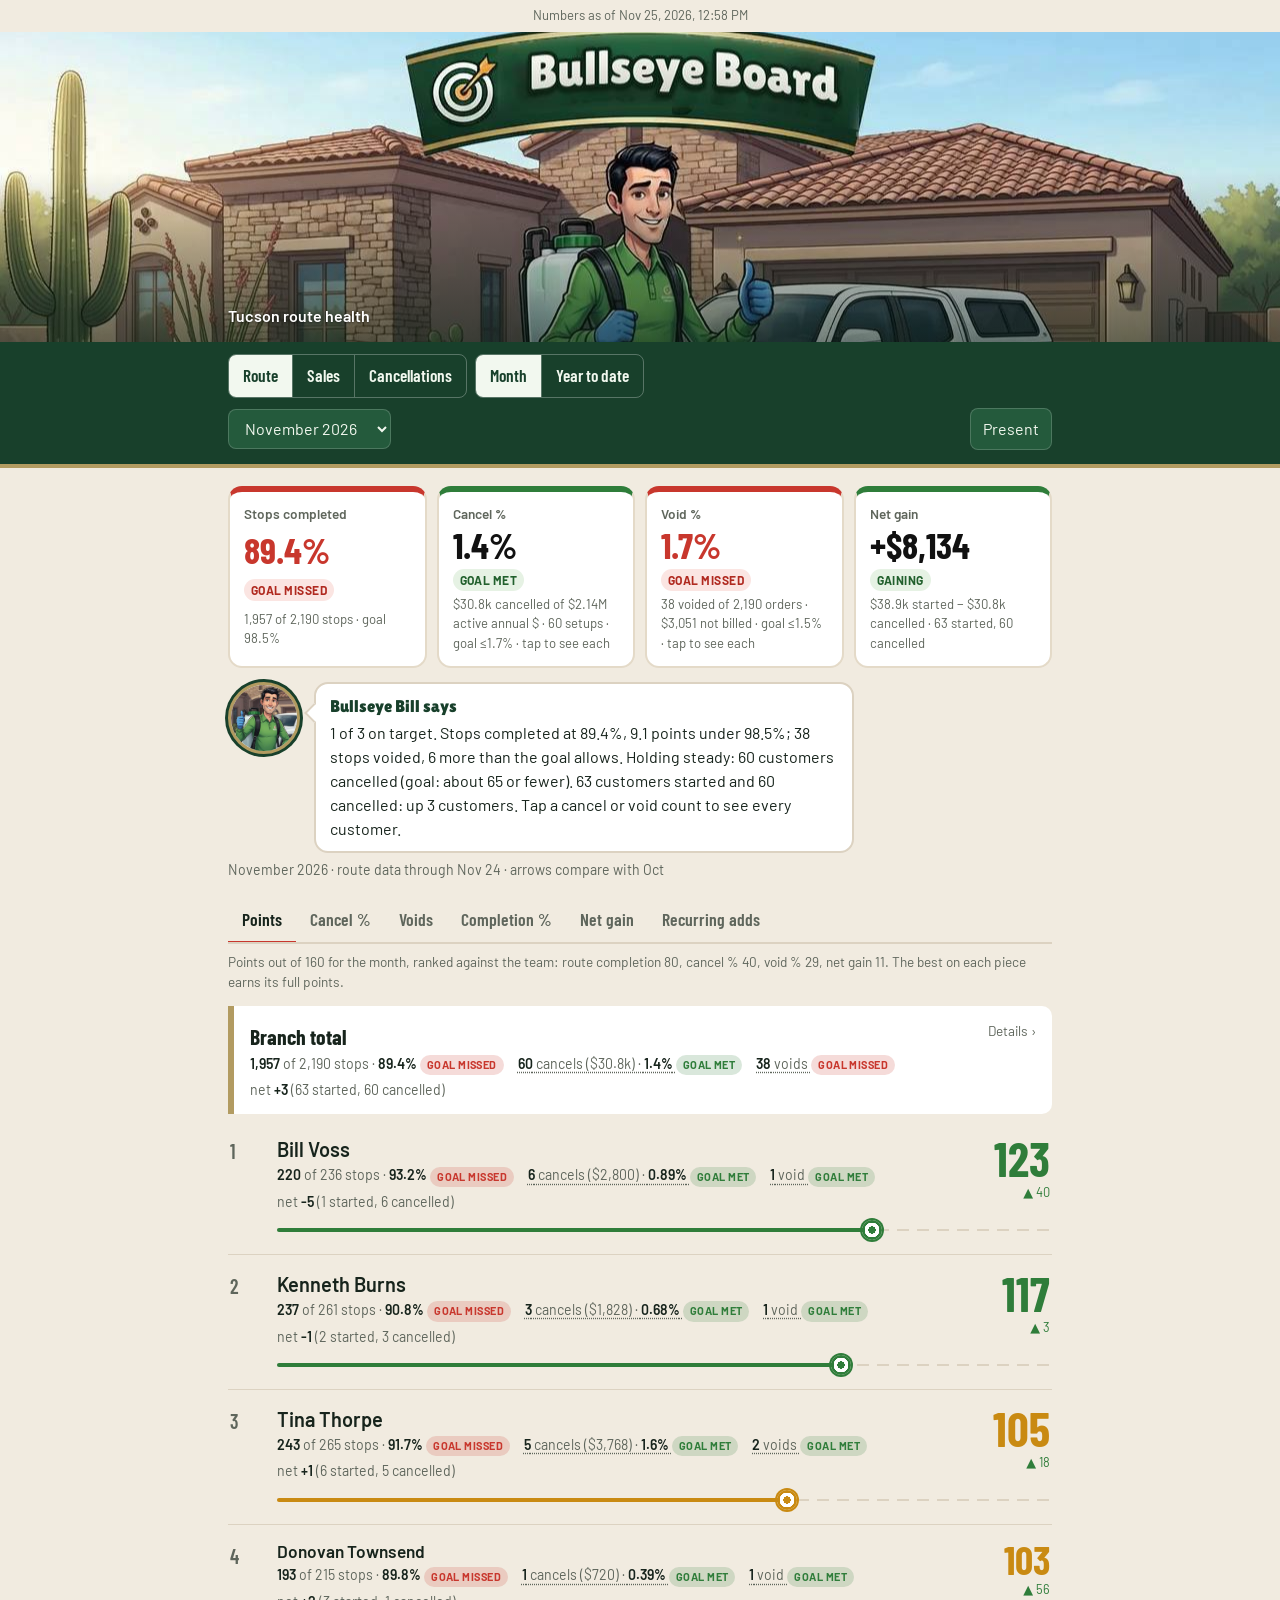
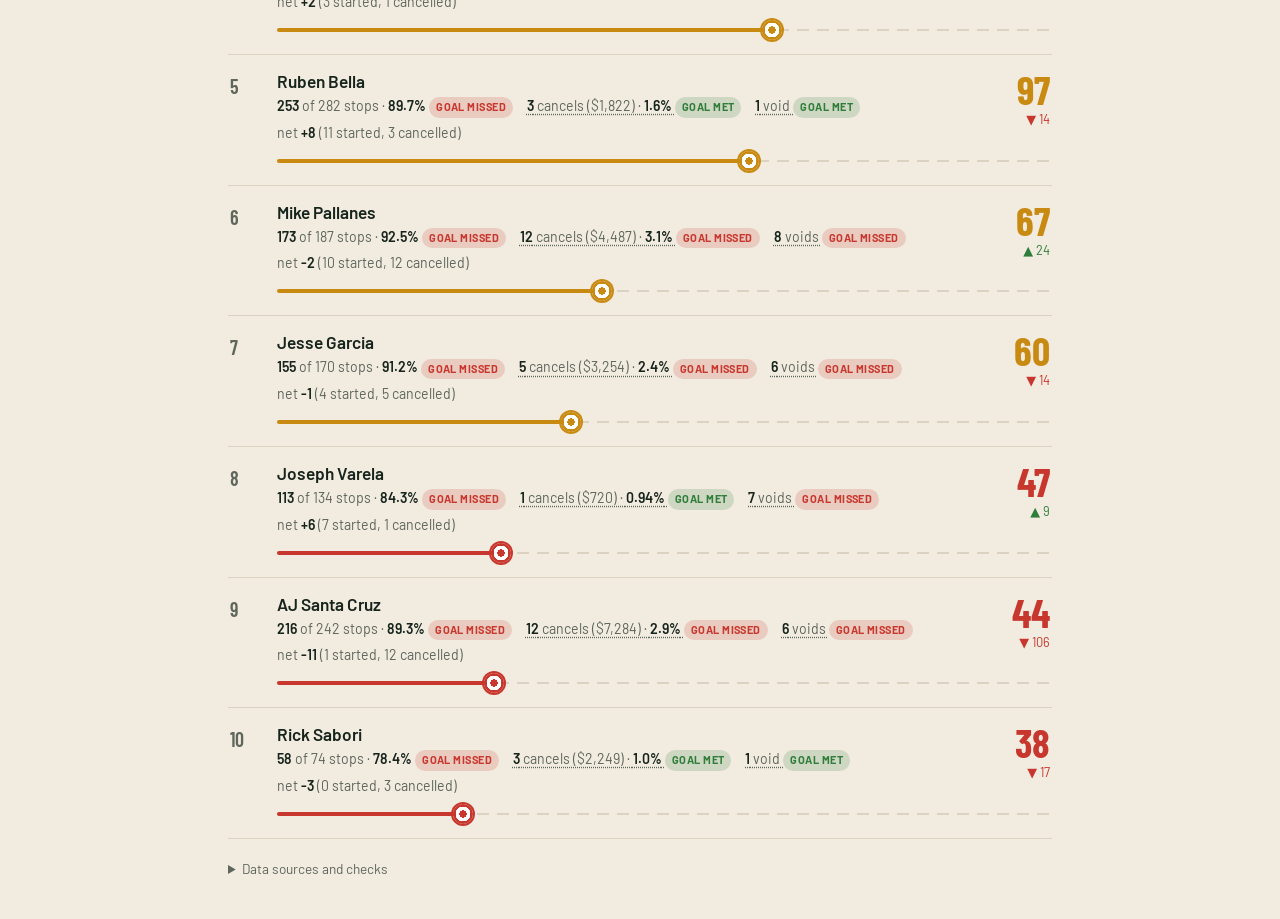
<file: index.html>
<!doctype html>
<html lang="en"><head><meta charset="utf-8"><meta name="viewport" content="width=device-width, initial-scale=1">
<title>Bullseye Board</title><meta name="robots" content="noindex, nofollow">
<link rel="icon" href="data:image/svg+xml,<svg xmlns='http://www.w3.org/2000/svg' viewBox='0 0 100 100'><text y='.9em' font-size='90'>🎯</text></svg>">
<!-- The original Tucson link pointed here; send it to the Tucson board, keeping ?admin if it was used -->
<script>location.replace('tuc/'+location.search);</script>
<meta http-equiv="refresh" content="0; url=tuc/">
<style>body{font:16px/1.5 system-ui,sans-serif;max-width:32rem;margin:3rem auto;padding:0 1rem}</style>
</head><body><h1>Bullseye Board</h1><p>Opening the Tucson board… Other branches:</p><ul><li><a href="tuc/">Tucson (TUC)</a></li><li><a href="phx/">Phoenix (PHX)</a></li><li><a href="pxw/">Phoenix West (PXW)</a></li><li><a href="pmd/">Palm Desert (PMD)</a></li><li><a href="sdg/">San Diego (SDG)</a></li><li><a href="dsw/">DSW District (month-end outlook)</a></li></ul></body></html>
</file>
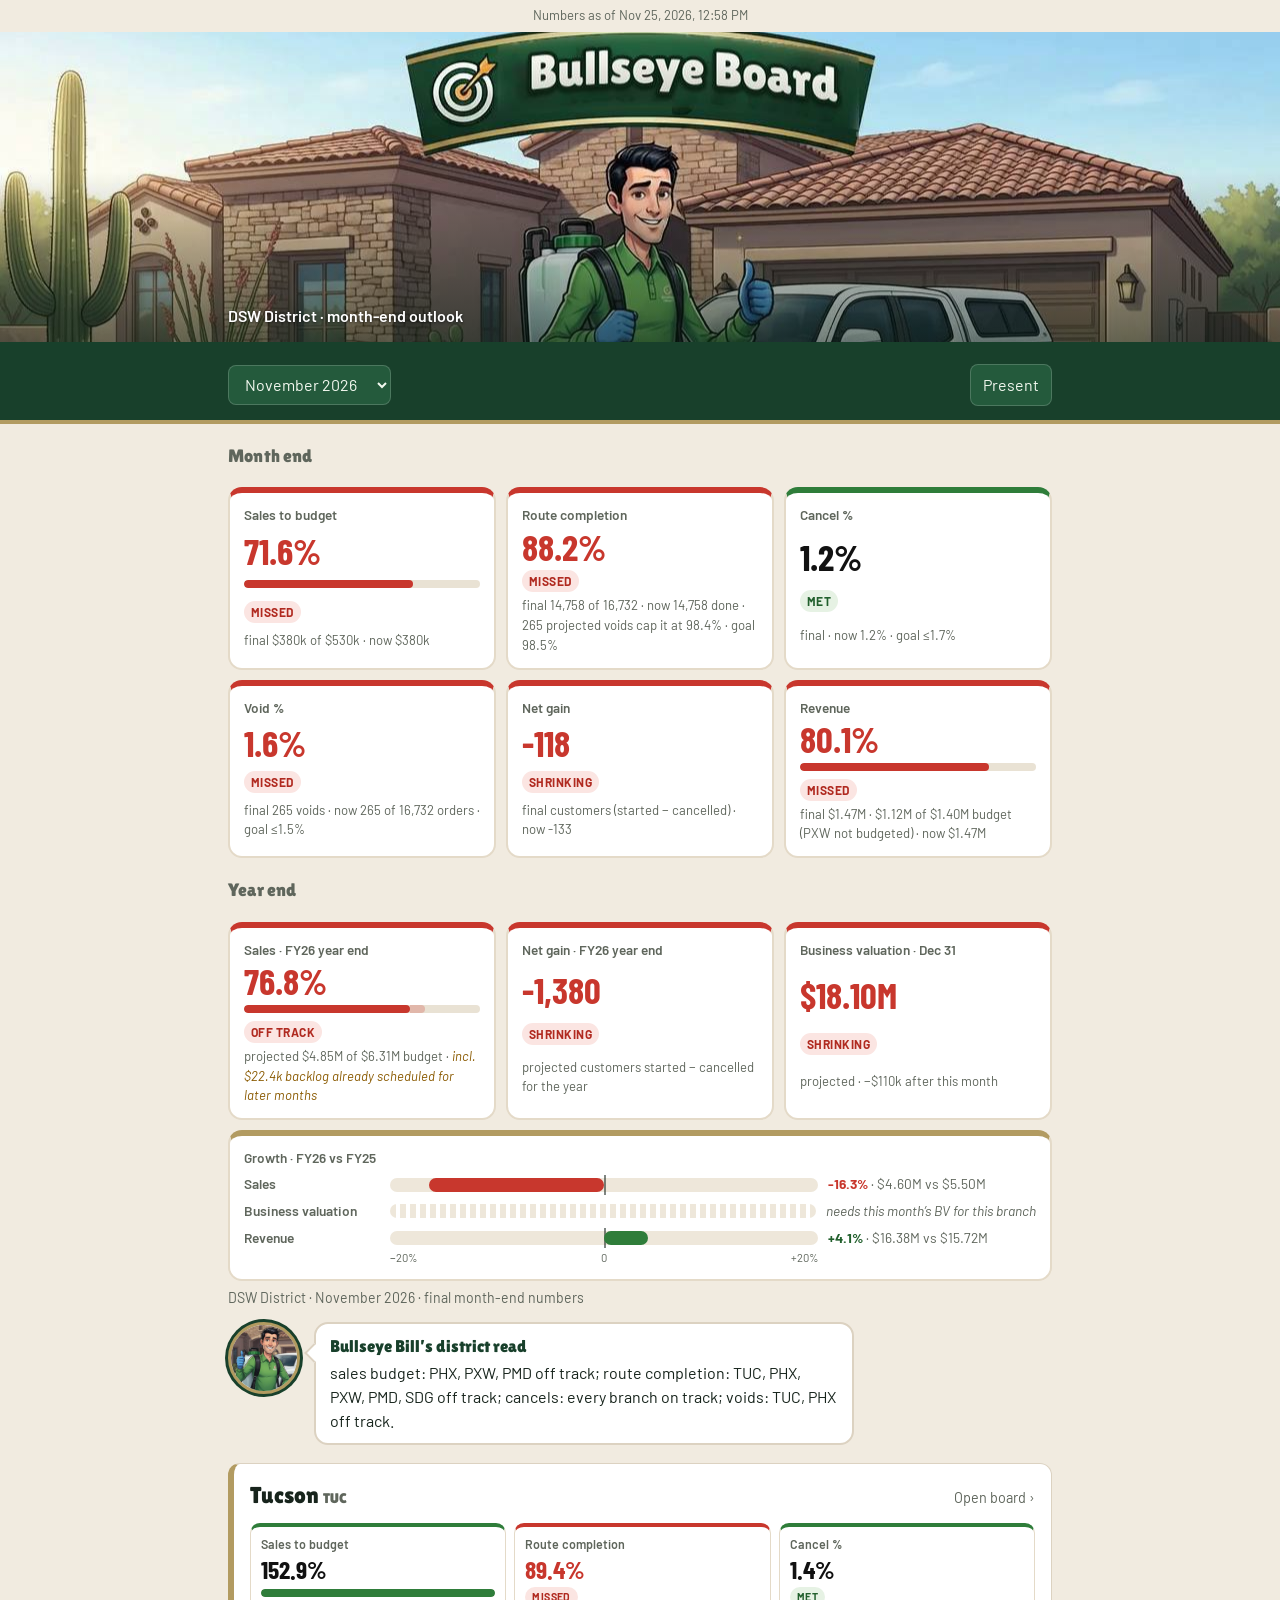
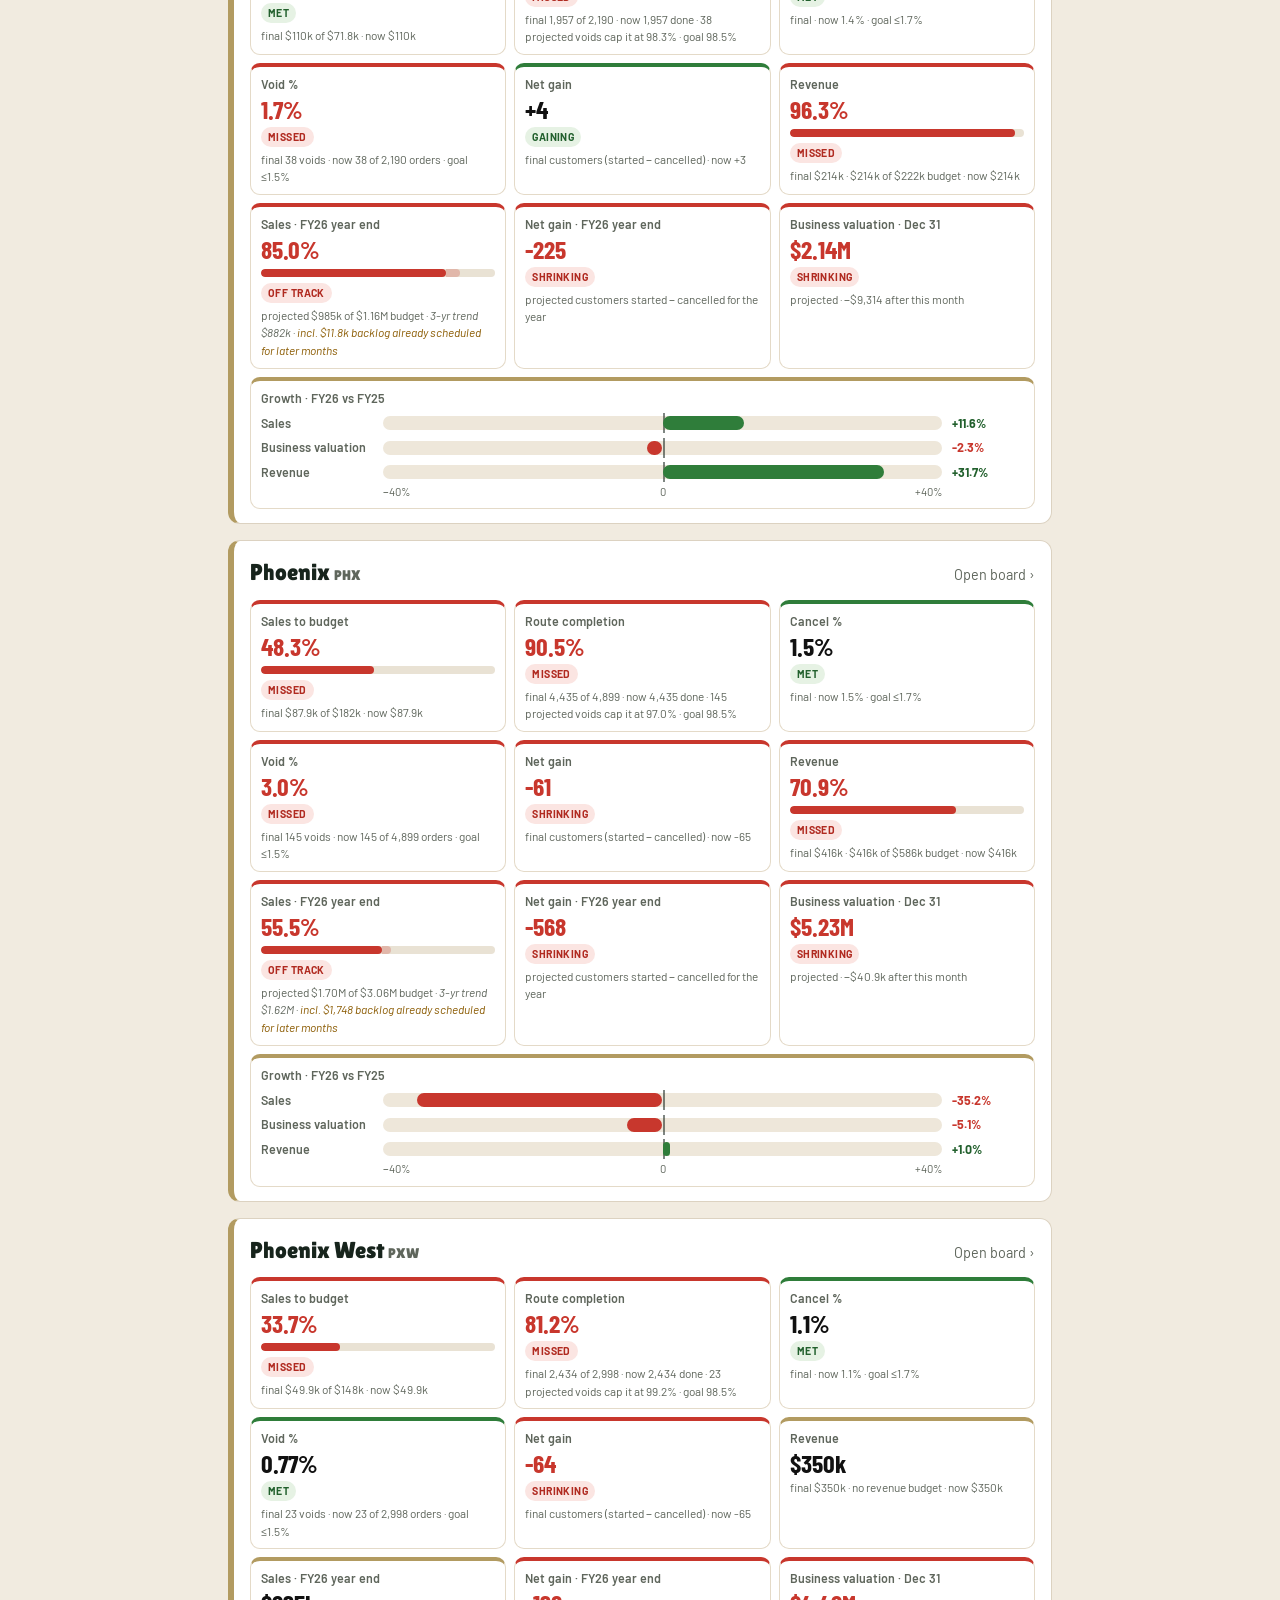
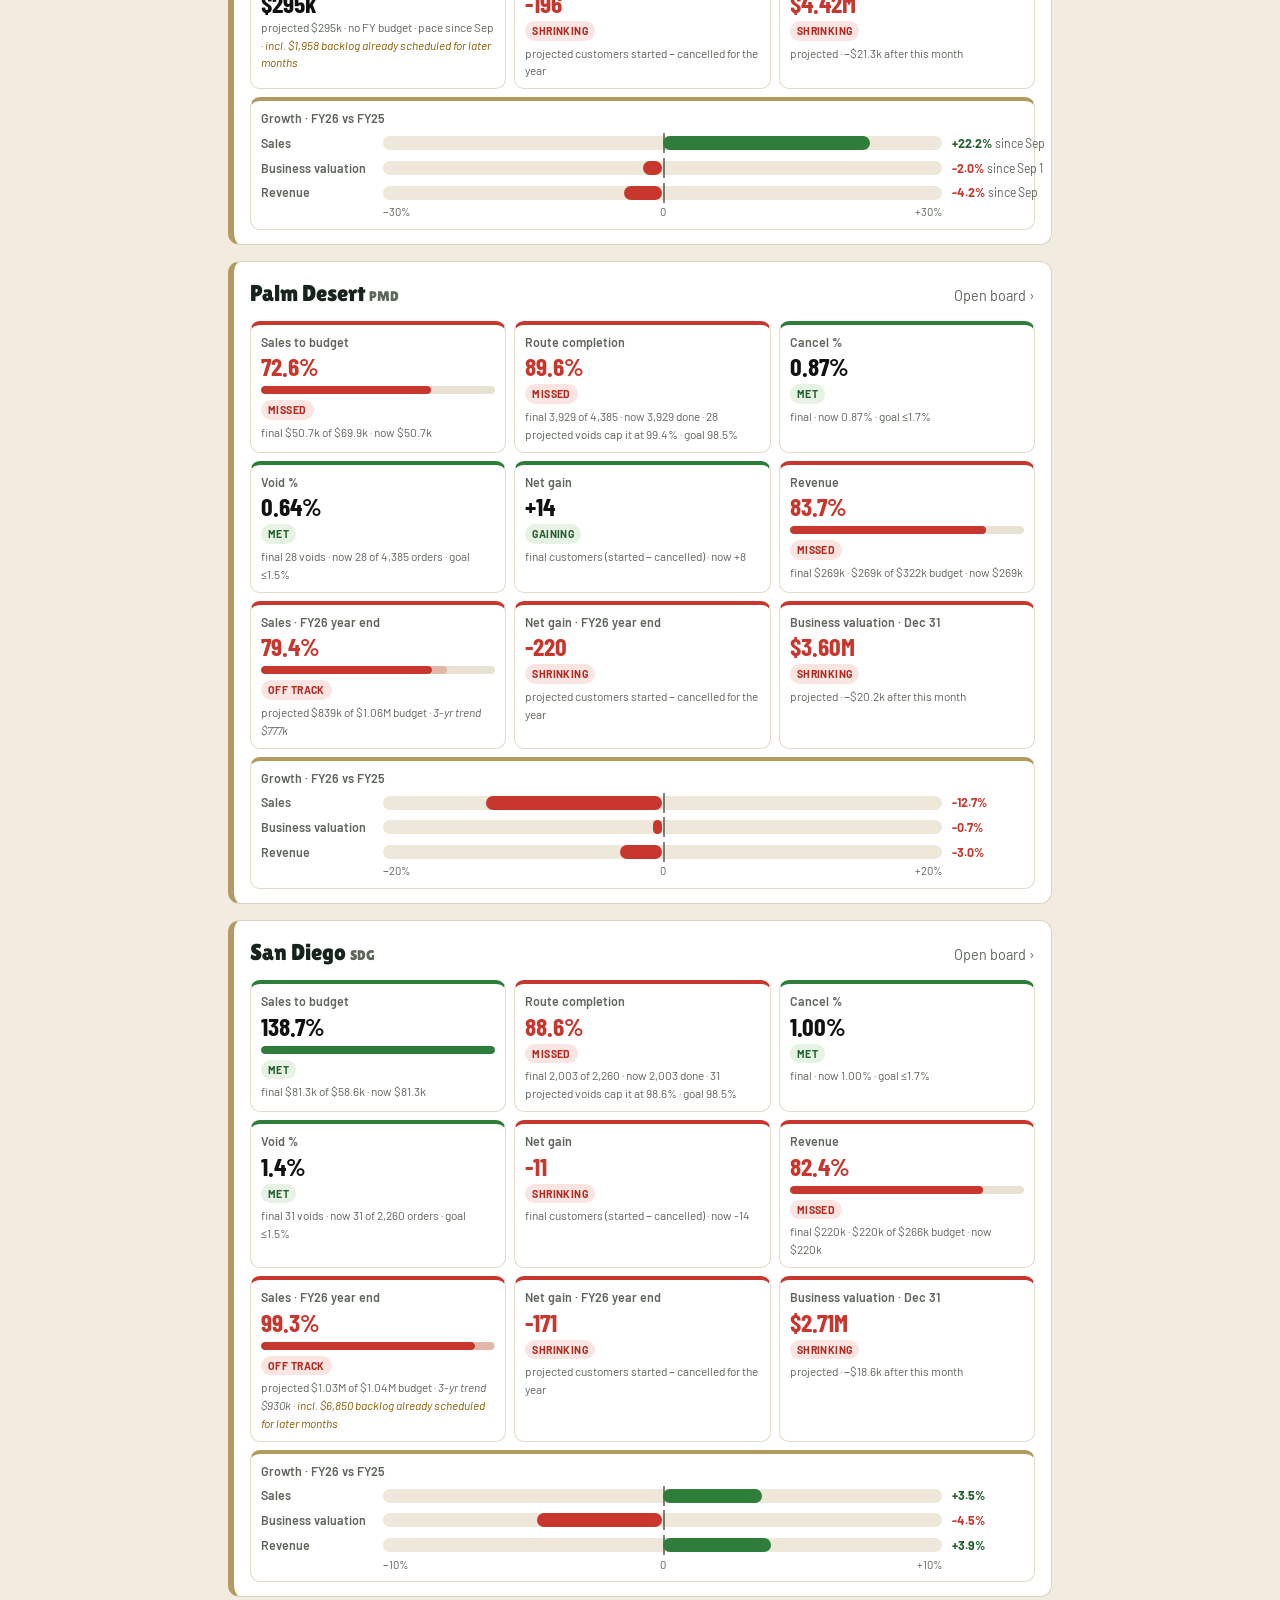
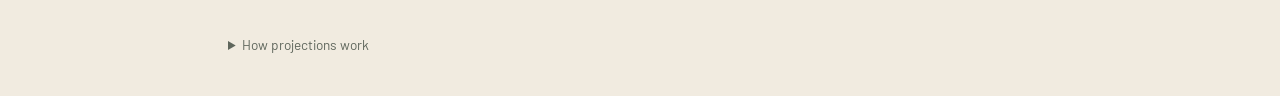
<file: dsw/index.html>
<!doctype html>
<html lang="en">
<head>
<meta charset="utf-8">
<meta name="viewport" content="width=device-width, initial-scale=1, viewport-fit=cover">
<title>Bullseye Board</title>
<meta name="description" content="Route health: cancels, voids, completion and sales by technician.">
<meta name="robots" content="noindex, nofollow">
<link rel="icon" href="data:image/svg+xml,<svg xmlns='http://www.w3.org/2000/svg' viewBox='0 0 100 100'><text y='.9em' font-size='90'>🎯</text></svg>">
<link rel="apple-touch-icon" href="../assets/bill.jpg">
<meta name="theme-color" content="#18402B">
<link rel="preconnect" href="https://fonts.googleapis.com">
<link rel="preconnect" href="https://fonts.gstatic.com" crossorigin>
<link href="https://fonts.googleapis.com/css2?family=Barlow+Condensed:wght@500;600;700&family=Barlow:wght@400;500;600&family=Lilita+One&display=swap" rel="stylesheet">
<!-- Load the latest styles and code on every visit, so updates show up without anyone clearing their browser cache -->
<script>(function(){var l=document.createElement('link');l.rel='stylesheet';l.href='../css/styles.css?v='+Date.now();document.head.appendChild(l);})();</script>
<noscript><link rel="stylesheet" href="../css/styles.css"></noscript>
</head>
<body>
<div id="banner"></div>
<header class="hero">
  <div class="hero-img" role="img" aria-label="Bullseye Bill, a pest control technician in a green shirt, giving a thumbs up under a Bullseye Board sign, in front of a desert home and a white service truck"></div>
  <div class="wrap hero-inner">
    <h1 class="sr-only">Bullseye Board</h1>
    <p class="hero-tag">DSW District · month-end outlook</p>
  </div>
</header>
<div class="band">
  <div class="wrap">
    <div class="controls">
      <div class="seg" role="group" aria-label="Section" id="secSeg">
        <button type="button" data-sec="route">Route</button><button type="button" data-sec="sales">Sales</button><button type="button" data-sec="cancel">Cancellations</button>
      </div>
      <div class="seg" role="group" aria-label="Period">
        <button type="button" data-mode="month">Month</button><button type="button" data-mode="ytd">Year to date</button>
      </div>
    </div>
    <div class="controls">
      <select id="monthSel" aria-label="Month"></select>
      <span class="spacer"></span>
      <button class="btn" id="presentBtn" type="button">Present</button>
      <button class="btn primary admin" id="uploadBtn" type="button">Upload reports</button>
    </div>
    <div class="controls adminbar" hidden>
      <label class="incl">Branch <select id="branchSel" aria-label="Branch to view and edit"></select></label>
      <button class="btn" id="holBtn" type="button">Holidays</button>
      <button class="btn" id="openJson" type="button">Open board.json</button>
      <input type="file" id="jsonFile" accept=".json,application/json" hidden>
      <label class="incl"><input type="checkbox" id="inclNames"> Include customer names</label>
    </div>
    <div class="controls adminbar" hidden>
      <span class="status" id="pubStatus"></span>
      <span class="spacer"></span>
      <button class="btn" id="tokenBtn" type="button">GitHub key</button>
      <button class="btn" id="exportBtn" type="button">Download all (.zip)</button>
      <button class="btn primary" id="publishBtn" type="button">Publish all branches</button>
    </div>
  </div>
</div>
<main class="wrap"><div id="content"></div></main>

<dialog id="upDlg" aria-labelledby="upTitle">
  <div class="dhead"><h2 id="upTitle">Upload reports</h2><button class="x" type="button" data-close aria-label="Close">×</button></div>
  <div class="dbody">
    <label class="drop">
      Choose one or more exports. Each is recognized automatically:
      customer list (service setup list), cancel detail, sales details, route completion details, open orders, or the employment list.
      <input type="file" id="upFile" accept=".xlsx,.xls,.xlsm,.csv" multiple>
    </label>
    <div class="filelist" id="fileList"></div>
    <div class="actions"><button class="go" type="button" id="saveUp" disabled>Save to board</button><span class="status" id="upStatus"></span></div>
    <p class="sub">Reports are read in this browser only. Nothing is published until you download board.json and commit it.</p>
  </div>
</dialog>

<dialog id="goalDlg" aria-labelledby="goalTitle">
  <div class="dhead"><h2 id="goalTitle">Sales budgets</h2><button class="x" type="button" data-close aria-label="Close">×</button></div>
  <div class="dbody" id="goalBody"></div>
</dialog>

<dialog id="techDlg" aria-labelledby="techTitle">
  <div class="dhead"><h2 id="techTitle"></h2><button class="x" type="button" data-close aria-label="Close">×</button></div>
  <div class="dbody" id="techBody"></div>
</dialog>
<script>window.BOARD_CODE='DSW';</script>
<script>(function(){var s=document.createElement('script');s.src='../js/app.js?v='+Date.now();document.body.appendChild(s);})();</script>
</body>
</html>
</file>
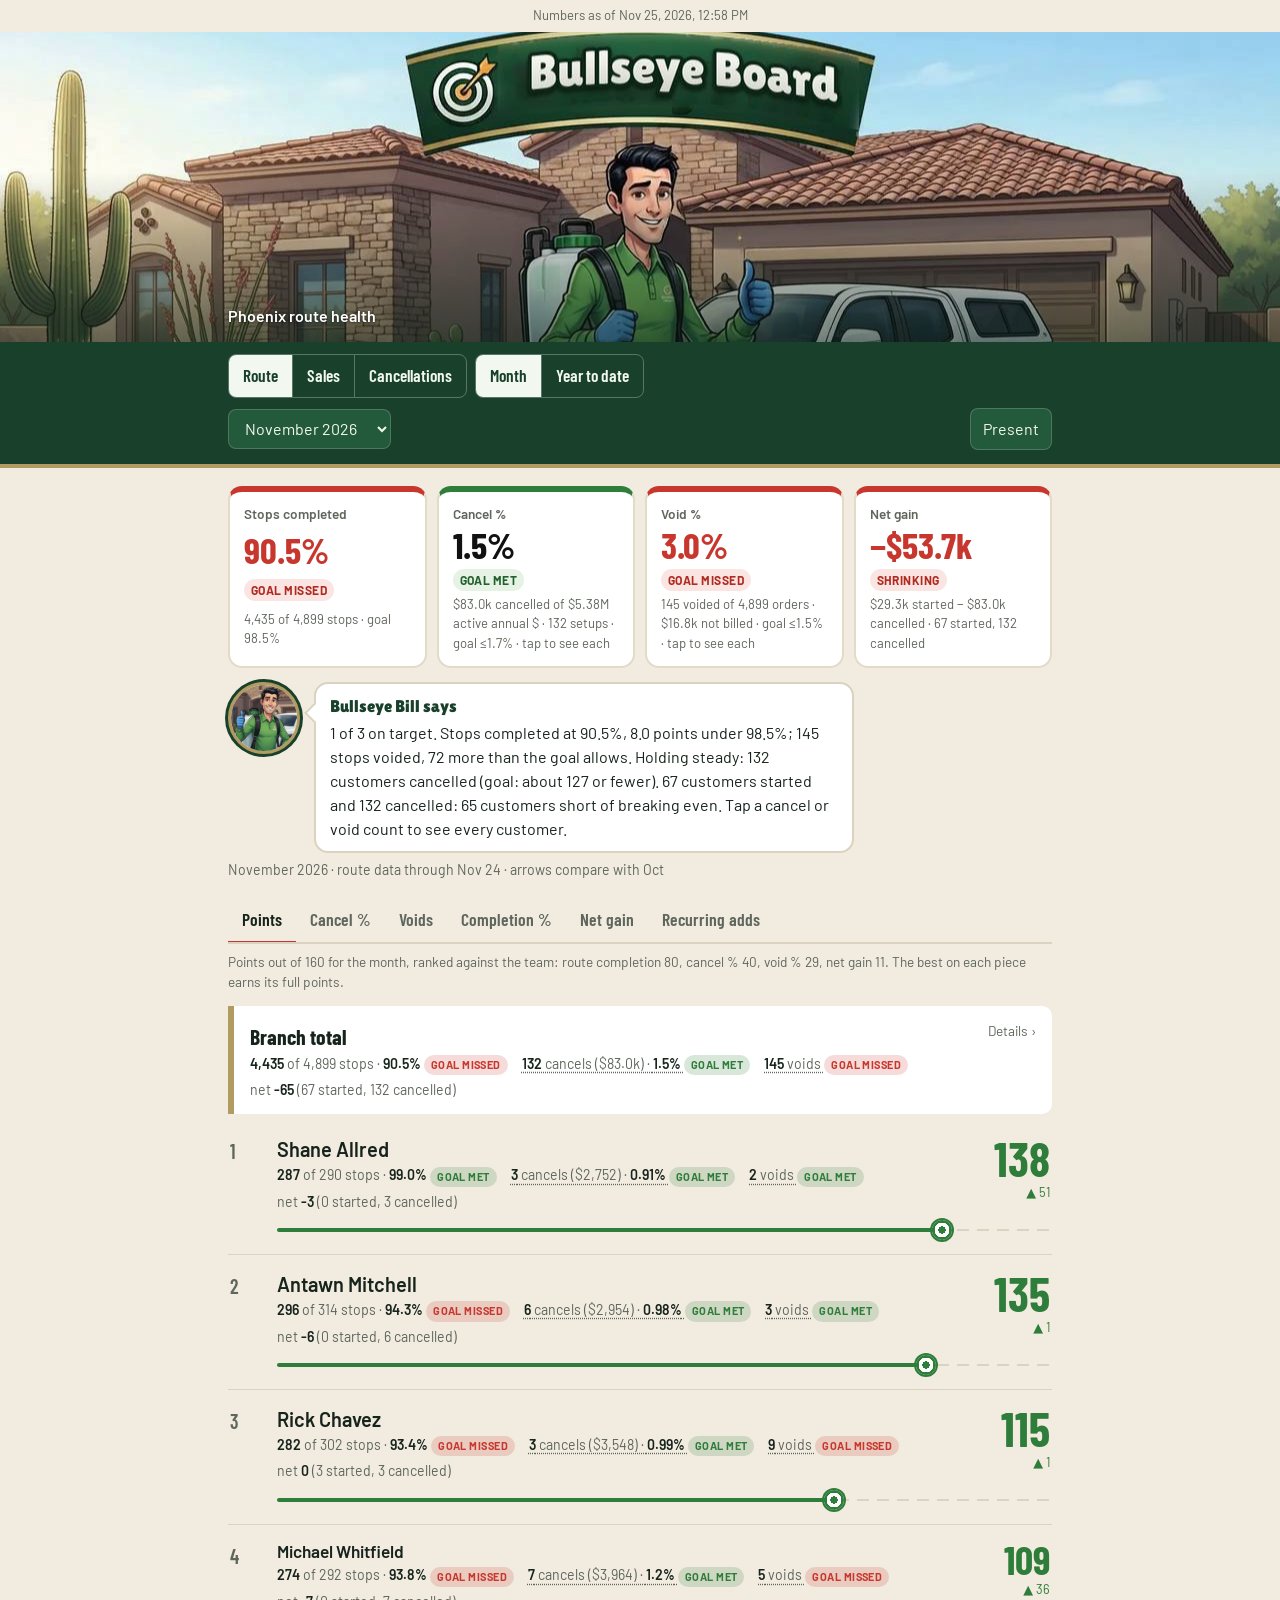
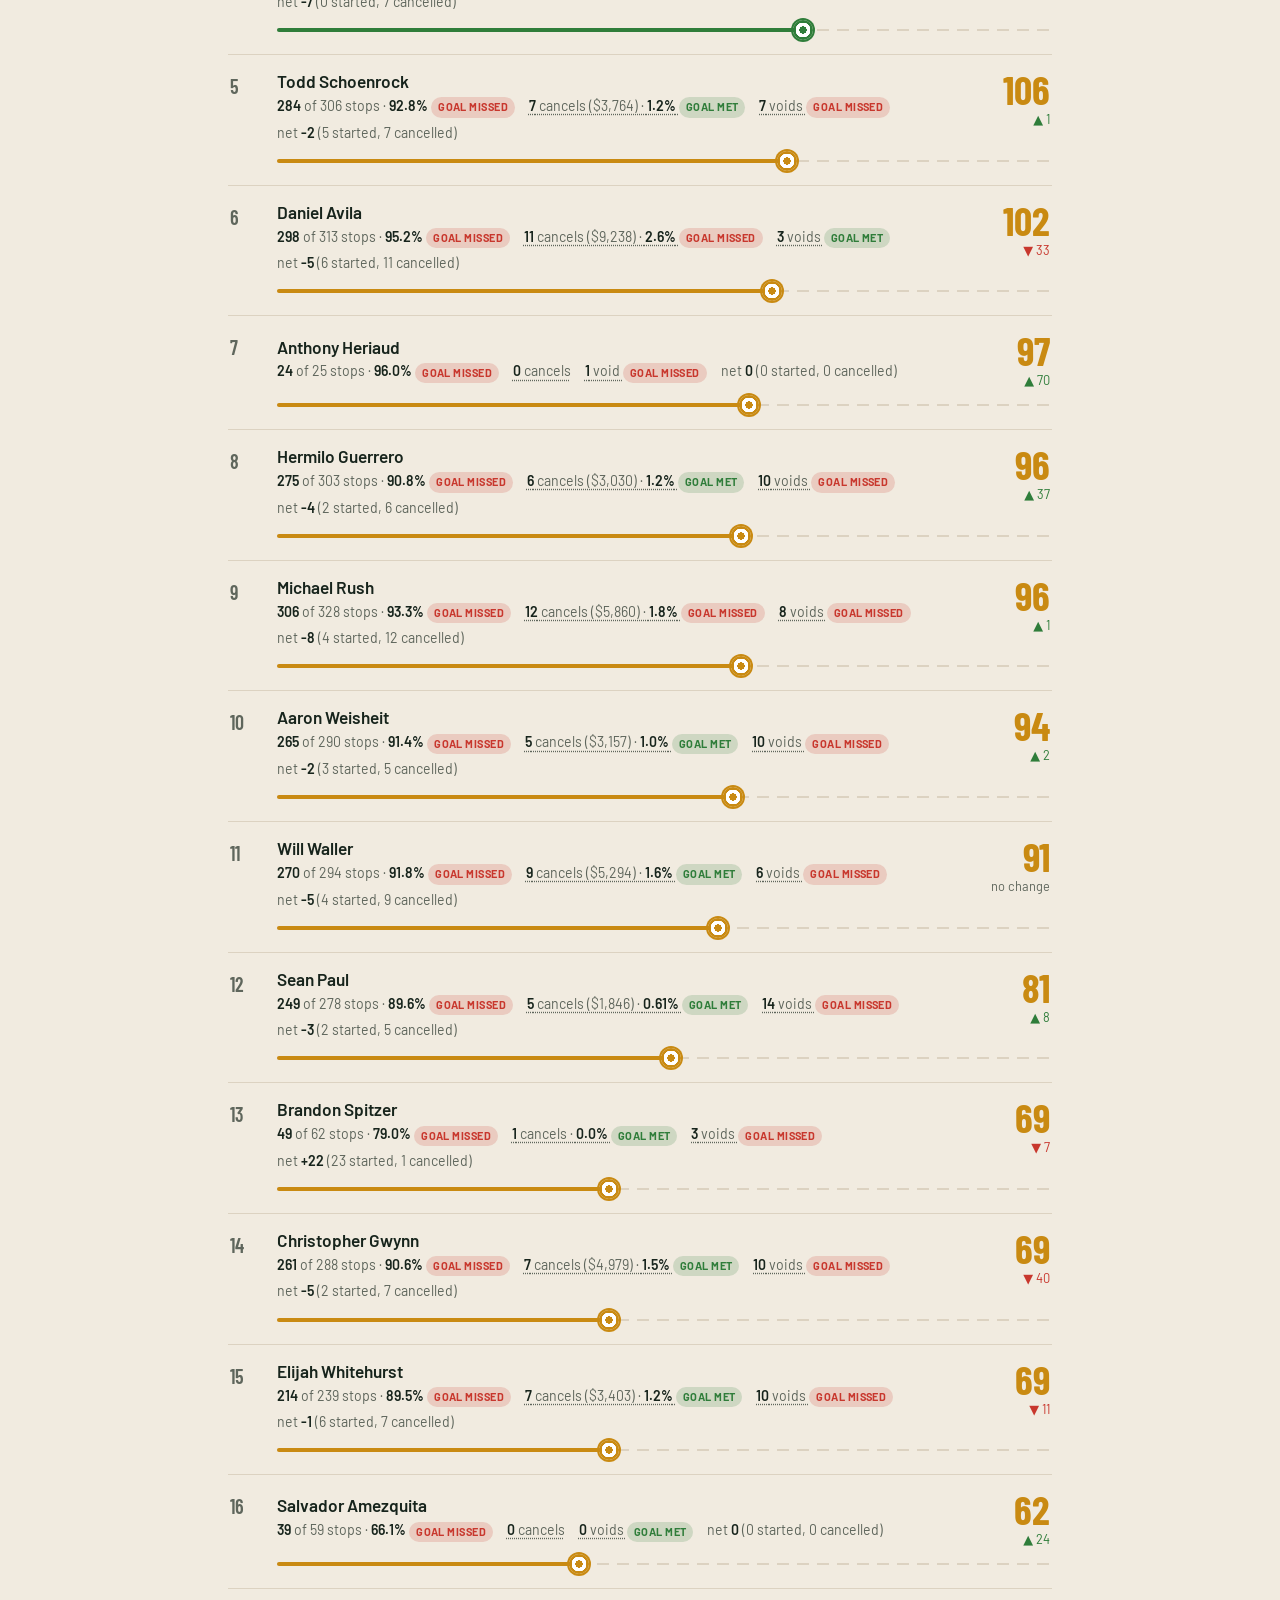
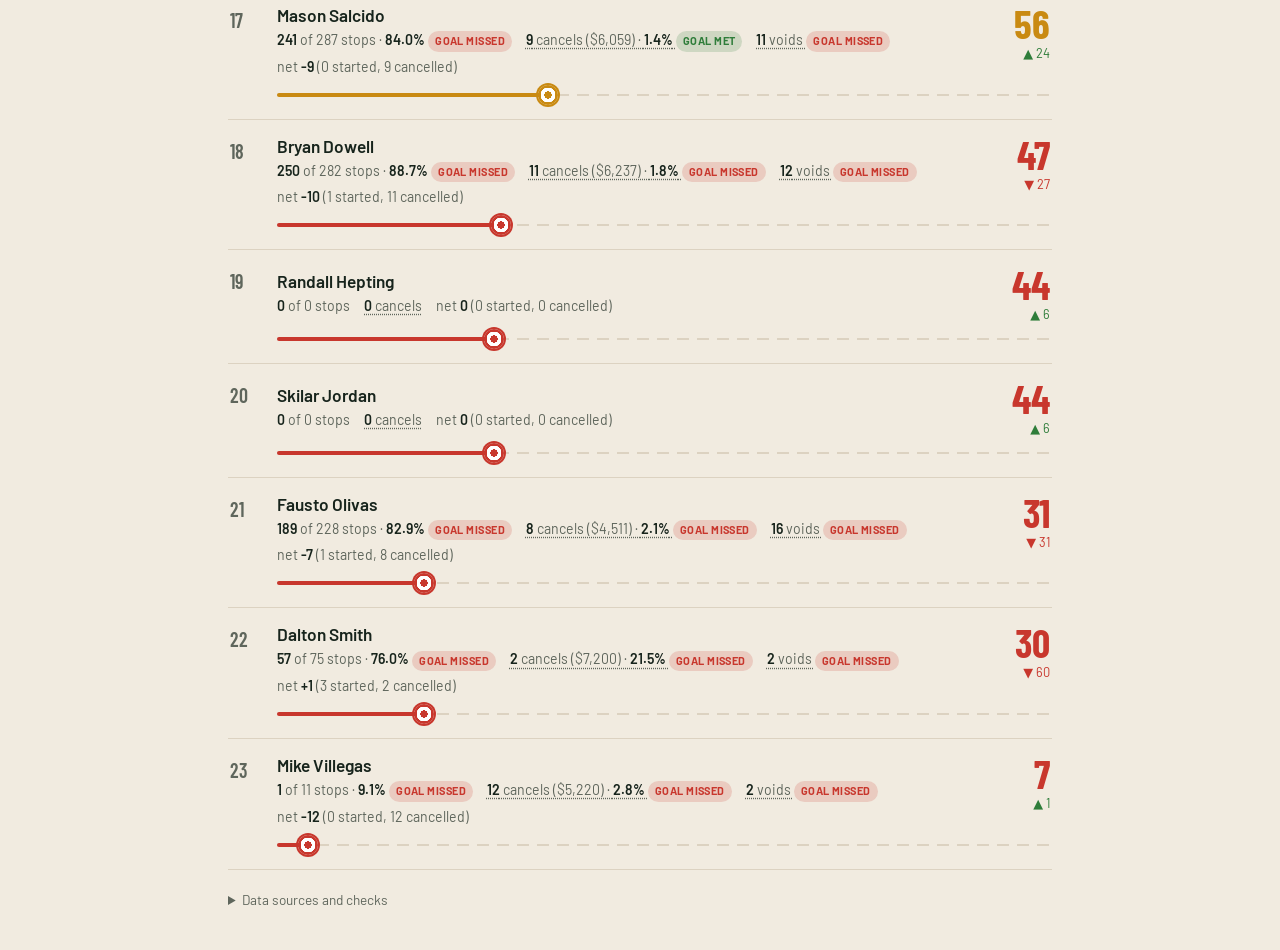
<file: phx/index.html>
<!doctype html>
<html lang="en">
<head>
<meta charset="utf-8">
<meta name="viewport" content="width=device-width, initial-scale=1, viewport-fit=cover">
<title>Bullseye Board</title>
<meta name="description" content="Route health: cancels, voids, completion and sales by technician.">
<meta name="robots" content="noindex, nofollow">
<link rel="icon" href="data:image/svg+xml,<svg xmlns='http://www.w3.org/2000/svg' viewBox='0 0 100 100'><text y='.9em' font-size='90'>🎯</text></svg>">
<link rel="apple-touch-icon" href="../assets/bill.jpg">
<meta name="theme-color" content="#18402B">
<link rel="preconnect" href="https://fonts.googleapis.com">
<link rel="preconnect" href="https://fonts.gstatic.com" crossorigin>
<link href="https://fonts.googleapis.com/css2?family=Barlow+Condensed:wght@500;600;700&family=Barlow:wght@400;500;600&family=Lilita+One&display=swap" rel="stylesheet">
<!-- Load the latest styles and code on every visit, so updates show up without anyone clearing their browser cache -->
<script>(function(){var l=document.createElement('link');l.rel='stylesheet';l.href='../css/styles.css?v='+Date.now();document.head.appendChild(l);})();</script>
<noscript><link rel="stylesheet" href="../css/styles.css"></noscript>
</head>
<body>
<div id="banner"></div>
<header class="hero">
  <div class="hero-img" role="img" aria-label="Bullseye Bill, a pest control technician in a green shirt, giving a thumbs up under a Bullseye Board sign, in front of a desert home and a white service truck"></div>
  <div class="wrap hero-inner">
    <h1 class="sr-only">Bullseye Board</h1>
    <p class="hero-tag">Phoenix route health</p>
  </div>
</header>
<div class="band">
  <div class="wrap">
    <div class="controls">
      <div class="seg" role="group" aria-label="Section" id="secSeg">
        <button type="button" data-sec="route">Route</button><button type="button" data-sec="sales">Sales</button><button type="button" data-sec="cancel">Cancellations</button>
      </div>
      <div class="seg" role="group" aria-label="Period">
        <button type="button" data-mode="month">Month</button><button type="button" data-mode="ytd">Year to date</button>
      </div>
    </div>
    <div class="controls">
      <select id="monthSel" aria-label="Month"></select>
      <span class="spacer"></span>
      <button class="btn" id="presentBtn" type="button">Present</button>
      <button class="btn primary admin" id="uploadBtn" type="button">Upload reports</button>
    </div>
    <div class="controls adminbar" hidden>
      <label class="incl">Branch <select id="branchSel" aria-label="Branch to view and edit"></select></label>
      <button class="btn" id="holBtn" type="button">Holidays</button>
      <button class="btn" id="openJson" type="button">Open board.json</button>
      <input type="file" id="jsonFile" accept=".json,application/json" hidden>
      <label class="incl"><input type="checkbox" id="inclNames"> Include customer names</label>
    </div>
    <div class="controls adminbar" hidden>
      <span class="status" id="pubStatus"></span>
      <span class="spacer"></span>
      <button class="btn" id="tokenBtn" type="button">GitHub key</button>
      <button class="btn" id="exportBtn" type="button">Download all (.zip)</button>
      <button class="btn primary" id="publishBtn" type="button">Publish all branches</button>
    </div>
  </div>
</div>
<main class="wrap"><div id="content"></div></main>

<dialog id="upDlg" aria-labelledby="upTitle">
  <div class="dhead"><h2 id="upTitle">Upload reports</h2><button class="x" type="button" data-close aria-label="Close">×</button></div>
  <div class="dbody">
    <label class="drop">
      Choose one or more exports. Each is recognized automatically:
      customer list (service setup list), cancel detail, sales details, route completion details, open orders, or the employment list.
      <input type="file" id="upFile" accept=".xlsx,.xls,.xlsm,.csv" multiple>
    </label>
    <div class="filelist" id="fileList"></div>
    <div class="actions"><button class="go" type="button" id="saveUp" disabled>Save to board</button><span class="status" id="upStatus"></span></div>
    <p class="sub">Reports are read in this browser only. Nothing is published until you download board.json and commit it.</p>
  </div>
</dialog>

<dialog id="goalDlg" aria-labelledby="goalTitle">
  <div class="dhead"><h2 id="goalTitle">Sales budgets</h2><button class="x" type="button" data-close aria-label="Close">×</button></div>
  <div class="dbody" id="goalBody"></div>
</dialog>

<dialog id="techDlg" aria-labelledby="techTitle">
  <div class="dhead"><h2 id="techTitle"></h2><button class="x" type="button" data-close aria-label="Close">×</button></div>
  <div class="dbody" id="techBody"></div>
</dialog>
<script>window.BOARD_CODE='PHX';</script>
<script>(function(){var s=document.createElement('script');s.src='../js/app.js?v='+Date.now();document.body.appendChild(s);})();</script>
</body>
</html>
</file>
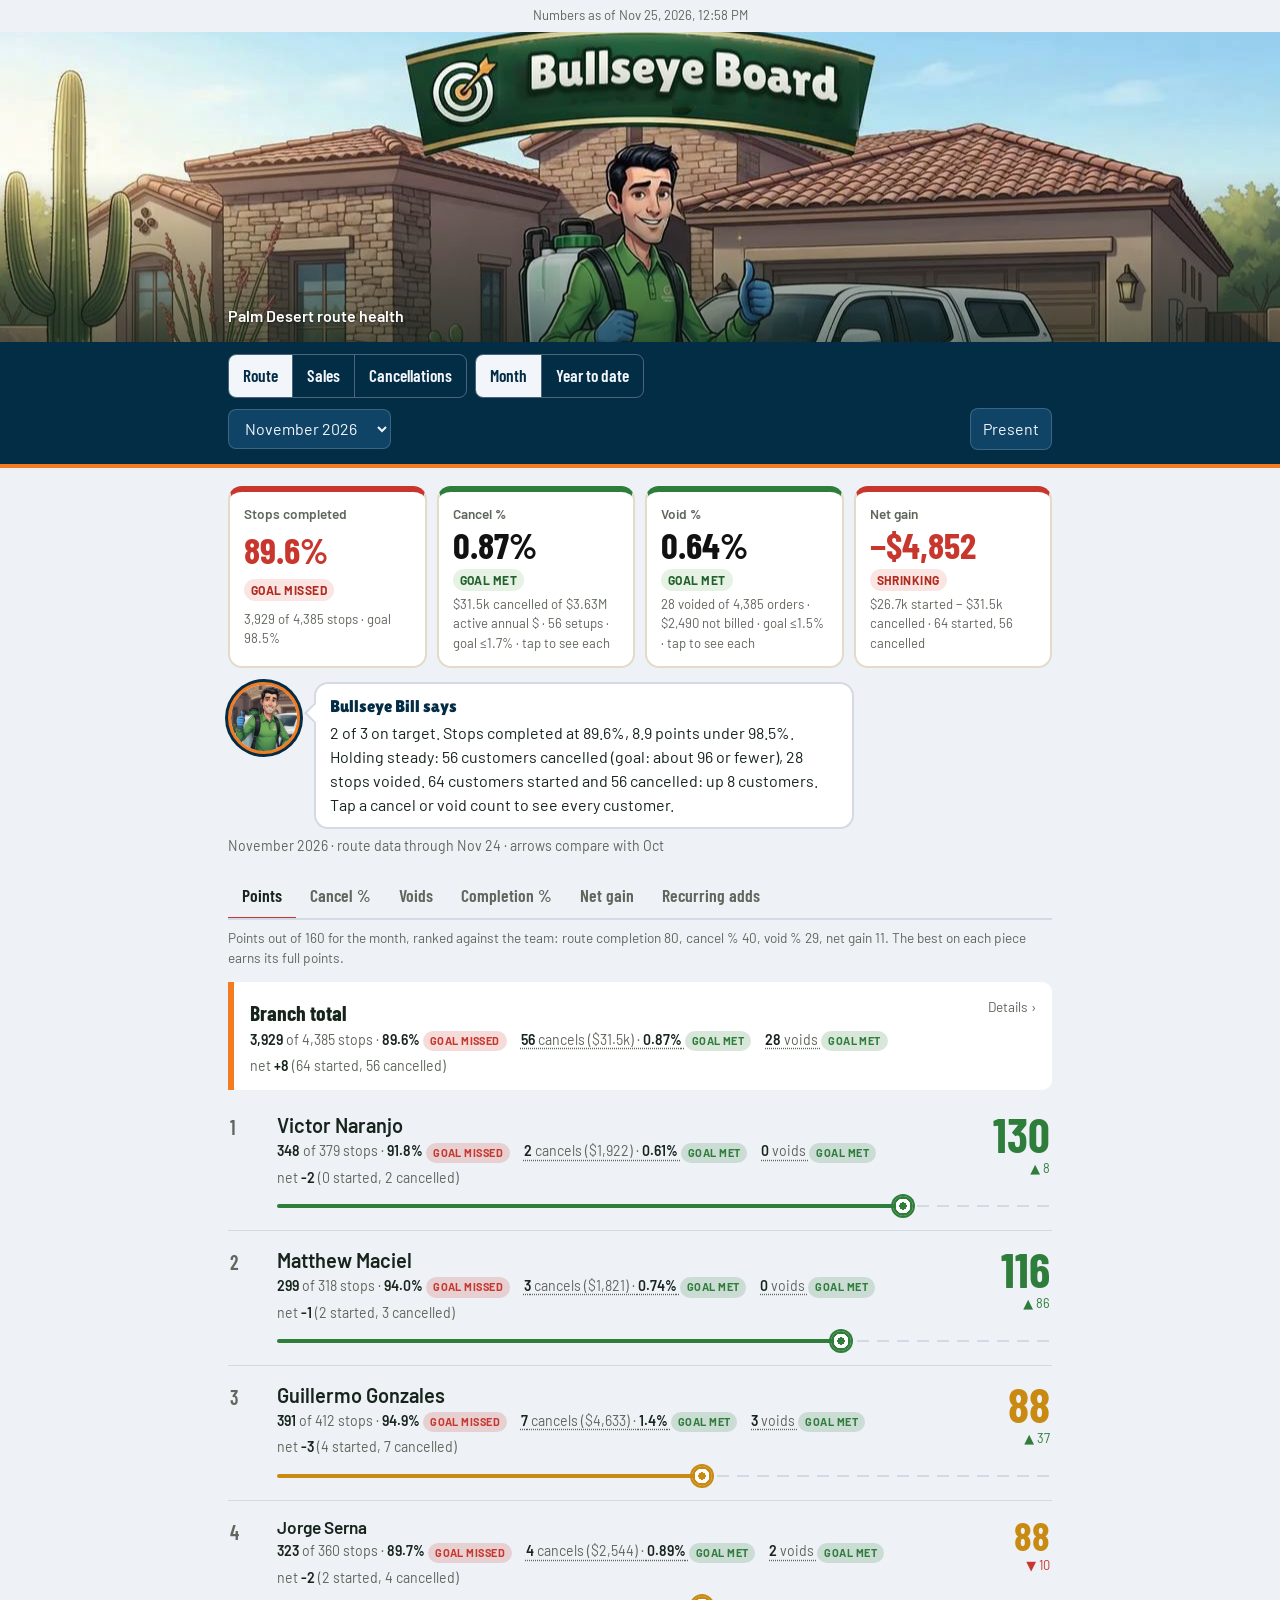
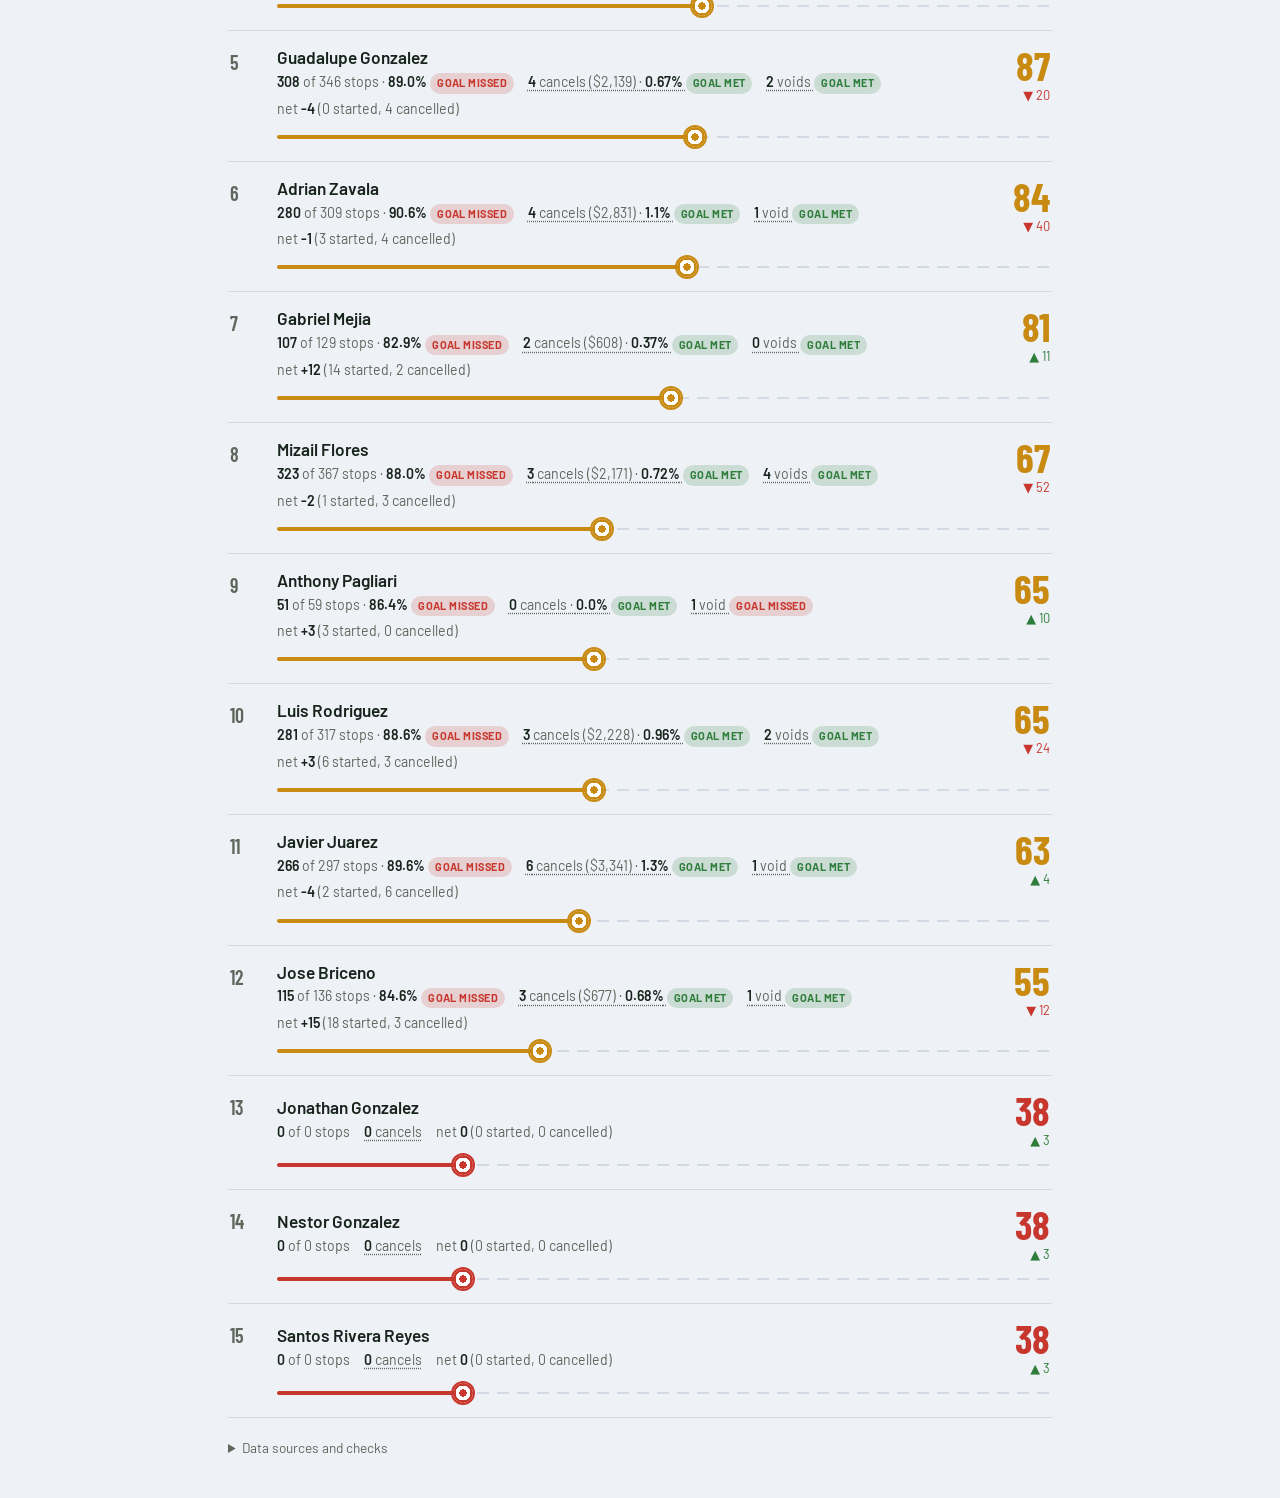
<file: pmd/index.html>
<!doctype html>
<html lang="en">
<head>
<meta charset="utf-8">
<meta name="viewport" content="width=device-width, initial-scale=1, viewport-fit=cover">
<title>Bullseye Board</title>
<meta name="description" content="Route health: cancels, voids, completion and sales by technician.">
<meta name="robots" content="noindex, nofollow">
<link rel="icon" href="data:image/svg+xml,<svg xmlns='http://www.w3.org/2000/svg' viewBox='0 0 100 100'><text y='.9em' font-size='90'>🎯</text></svg>">
<link rel="apple-touch-icon" href="../assets/bill.jpg">
<meta name="theme-color" content="#18402B">
<link rel="preconnect" href="https://fonts.googleapis.com">
<link rel="preconnect" href="https://fonts.gstatic.com" crossorigin>
<link href="https://fonts.googleapis.com/css2?family=Barlow+Condensed:wght@500;600;700&family=Barlow:wght@400;500;600&family=Lilita+One&display=swap" rel="stylesheet">
<!-- Load the latest styles and code on every visit, so updates show up without anyone clearing their browser cache -->
<script>(function(){var l=document.createElement('link');l.rel='stylesheet';l.href='../css/styles.css?v='+Date.now();document.head.appendChild(l);})();</script>
<noscript><link rel="stylesheet" href="../css/styles.css"></noscript>
</head>
<body>
<div id="banner"></div>
<header class="hero">
  <div class="hero-img" role="img" aria-label="Bullseye Bill, a pest control technician in a green shirt, giving a thumbs up under a Bullseye Board sign, in front of a desert home and a white service truck"></div>
  <div class="wrap hero-inner">
    <h1 class="sr-only">Bullseye Board</h1>
    <p class="hero-tag">Palm Desert route health</p>
  </div>
</header>
<div class="band">
  <div class="wrap">
    <div class="controls">
      <div class="seg" role="group" aria-label="Section" id="secSeg">
        <button type="button" data-sec="route">Route</button><button type="button" data-sec="sales">Sales</button><button type="button" data-sec="cancel">Cancellations</button>
      </div>
      <div class="seg" role="group" aria-label="Period">
        <button type="button" data-mode="month">Month</button><button type="button" data-mode="ytd">Year to date</button>
      </div>
    </div>
    <div class="controls">
      <select id="monthSel" aria-label="Month"></select>
      <span class="spacer"></span>
      <button class="btn" id="presentBtn" type="button">Present</button>
      <button class="btn primary admin" id="uploadBtn" type="button">Upload reports</button>
    </div>
    <div class="controls adminbar" hidden>
      <label class="incl">Branch <select id="branchSel" aria-label="Branch to view and edit"></select></label>
      <button class="btn" id="holBtn" type="button">Holidays</button>
      <button class="btn" id="openJson" type="button">Open board.json</button>
      <input type="file" id="jsonFile" accept=".json,application/json" hidden>
      <label class="incl"><input type="checkbox" id="inclNames"> Include customer names</label>
    </div>
    <div class="controls adminbar" hidden>
      <span class="status" id="pubStatus"></span>
      <span class="spacer"></span>
      <button class="btn" id="tokenBtn" type="button">GitHub key</button>
      <button class="btn" id="exportBtn" type="button">Download all (.zip)</button>
      <button class="btn primary" id="publishBtn" type="button">Publish all branches</button>
    </div>
  </div>
</div>
<main class="wrap"><div id="content"></div></main>

<dialog id="upDlg" aria-labelledby="upTitle">
  <div class="dhead"><h2 id="upTitle">Upload reports</h2><button class="x" type="button" data-close aria-label="Close">×</button></div>
  <div class="dbody">
    <label class="drop">
      Choose one or more exports. Each is recognized automatically:
      customer list (service setup list), cancel detail, sales details, route completion details, open orders, or the employment list.
      <input type="file" id="upFile" accept=".xlsx,.xls,.xlsm,.csv" multiple>
    </label>
    <div class="filelist" id="fileList"></div>
    <div class="actions"><button class="go" type="button" id="saveUp" disabled>Save to board</button><span class="status" id="upStatus"></span></div>
    <p class="sub">Reports are read in this browser only. Nothing is published until you download board.json and commit it.</p>
  </div>
</dialog>

<dialog id="goalDlg" aria-labelledby="goalTitle">
  <div class="dhead"><h2 id="goalTitle">Sales budgets</h2><button class="x" type="button" data-close aria-label="Close">×</button></div>
  <div class="dbody" id="goalBody"></div>
</dialog>

<dialog id="techDlg" aria-labelledby="techTitle">
  <div class="dhead"><h2 id="techTitle"></h2><button class="x" type="button" data-close aria-label="Close">×</button></div>
  <div class="dbody" id="techBody"></div>
</dialog>
<script>window.BOARD_CODE='PMD';</script>
<script>(function(){var s=document.createElement('script');s.src='../js/app.js?v='+Date.now();document.body.appendChild(s);})();</script>
</body>
</html>
</file>
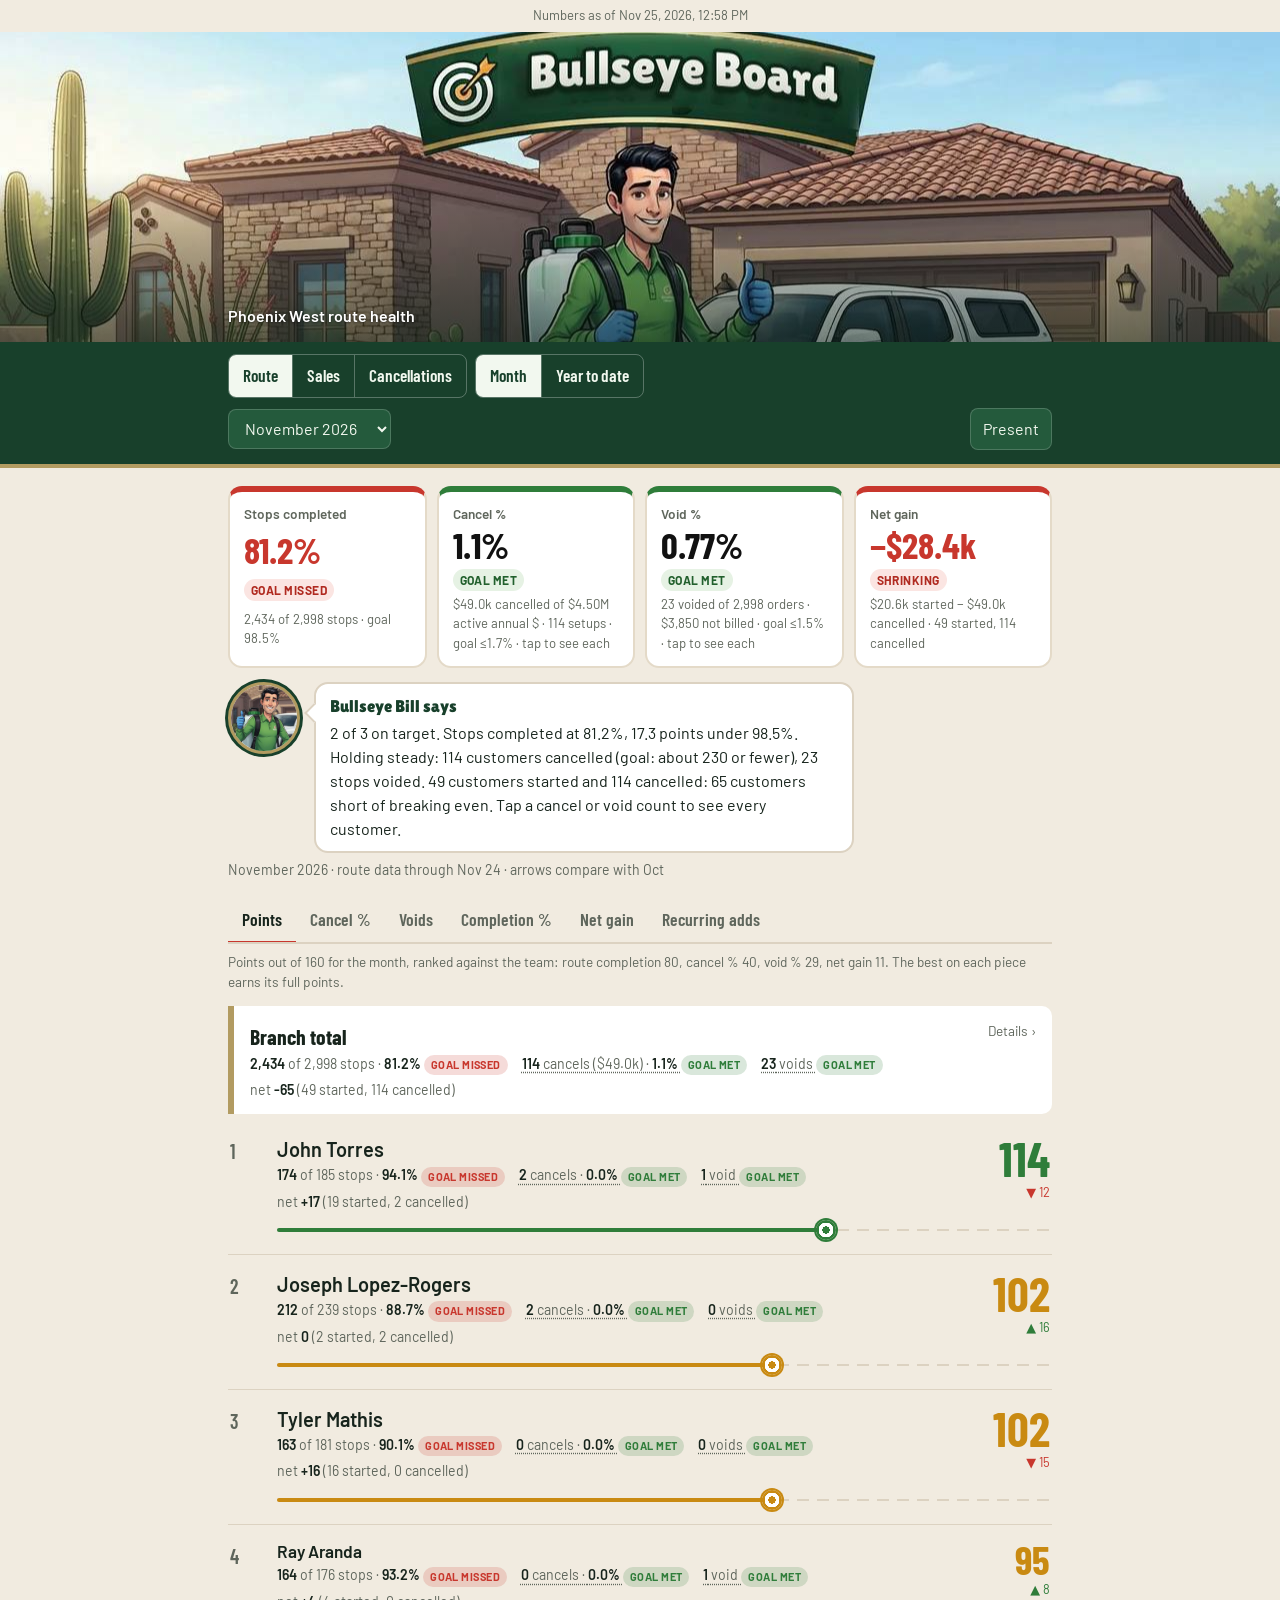
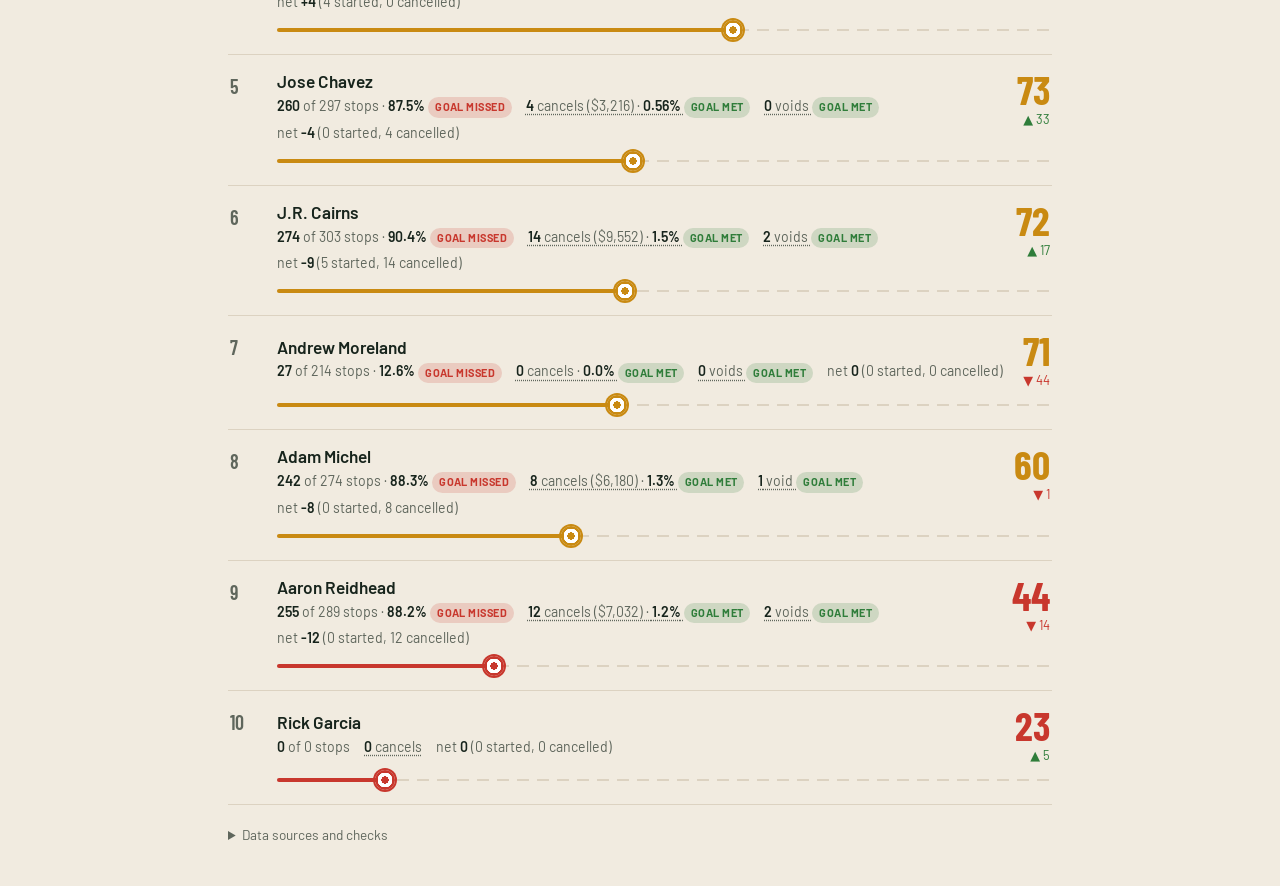
<file: pxw/index.html>
<!doctype html>
<html lang="en">
<head>
<meta charset="utf-8">
<meta name="viewport" content="width=device-width, initial-scale=1, viewport-fit=cover">
<title>Bullseye Board</title>
<meta name="description" content="Route health: cancels, voids, completion and sales by technician.">
<meta name="robots" content="noindex, nofollow">
<link rel="icon" href="data:image/svg+xml,<svg xmlns='http://www.w3.org/2000/svg' viewBox='0 0 100 100'><text y='.9em' font-size='90'>🎯</text></svg>">
<link rel="apple-touch-icon" href="../assets/bill.jpg">
<meta name="theme-color" content="#18402B">
<link rel="preconnect" href="https://fonts.googleapis.com">
<link rel="preconnect" href="https://fonts.gstatic.com" crossorigin>
<link href="https://fonts.googleapis.com/css2?family=Barlow+Condensed:wght@500;600;700&family=Barlow:wght@400;500;600&family=Lilita+One&display=swap" rel="stylesheet">
<!-- Load the latest styles and code on every visit, so updates show up without anyone clearing their browser cache -->
<script>(function(){var l=document.createElement('link');l.rel='stylesheet';l.href='../css/styles.css?v='+Date.now();document.head.appendChild(l);})();</script>
<noscript><link rel="stylesheet" href="../css/styles.css"></noscript>
</head>
<body>
<div id="banner"></div>
<header class="hero">
  <div class="hero-img" role="img" aria-label="Bullseye Bill, a pest control technician in a green shirt, giving a thumbs up under a Bullseye Board sign, in front of a desert home and a white service truck"></div>
  <div class="wrap hero-inner">
    <h1 class="sr-only">Bullseye Board</h1>
    <p class="hero-tag">Phoenix West route health</p>
  </div>
</header>
<div class="band">
  <div class="wrap">
    <div class="controls">
      <div class="seg" role="group" aria-label="Section" id="secSeg">
        <button type="button" data-sec="route">Route</button><button type="button" data-sec="sales">Sales</button><button type="button" data-sec="cancel">Cancellations</button>
      </div>
      <div class="seg" role="group" aria-label="Period">
        <button type="button" data-mode="month">Month</button><button type="button" data-mode="ytd">Year to date</button>
      </div>
    </div>
    <div class="controls">
      <select id="monthSel" aria-label="Month"></select>
      <span class="spacer"></span>
      <button class="btn" id="presentBtn" type="button">Present</button>
      <button class="btn primary admin" id="uploadBtn" type="button">Upload reports</button>
    </div>
    <div class="controls adminbar" hidden>
      <label class="incl">Branch <select id="branchSel" aria-label="Branch to view and edit"></select></label>
      <button class="btn" id="holBtn" type="button">Holidays</button>
      <button class="btn" id="openJson" type="button">Open board.json</button>
      <input type="file" id="jsonFile" accept=".json,application/json" hidden>
      <label class="incl"><input type="checkbox" id="inclNames"> Include customer names</label>
    </div>
    <div class="controls adminbar" hidden>
      <span class="status" id="pubStatus"></span>
      <span class="spacer"></span>
      <button class="btn" id="tokenBtn" type="button">GitHub key</button>
      <button class="btn" id="exportBtn" type="button">Download all (.zip)</button>
      <button class="btn primary" id="publishBtn" type="button">Publish all branches</button>
    </div>
  </div>
</div>
<main class="wrap"><div id="content"></div></main>

<dialog id="upDlg" aria-labelledby="upTitle">
  <div class="dhead"><h2 id="upTitle">Upload reports</h2><button class="x" type="button" data-close aria-label="Close">×</button></div>
  <div class="dbody">
    <label class="drop">
      Choose one or more exports. Each is recognized automatically:
      customer list (service setup list), cancel detail, sales details, route completion details, open orders, or the employment list.
      <input type="file" id="upFile" accept=".xlsx,.xls,.xlsm,.csv" multiple>
    </label>
    <div class="filelist" id="fileList"></div>
    <div class="actions"><button class="go" type="button" id="saveUp" disabled>Save to board</button><span class="status" id="upStatus"></span></div>
    <p class="sub">Reports are read in this browser only. Nothing is published until you download board.json and commit it.</p>
  </div>
</dialog>

<dialog id="goalDlg" aria-labelledby="goalTitle">
  <div class="dhead"><h2 id="goalTitle">Sales budgets</h2><button class="x" type="button" data-close aria-label="Close">×</button></div>
  <div class="dbody" id="goalBody"></div>
</dialog>

<dialog id="techDlg" aria-labelledby="techTitle">
  <div class="dhead"><h2 id="techTitle"></h2><button class="x" type="button" data-close aria-label="Close">×</button></div>
  <div class="dbody" id="techBody"></div>
</dialog>
<script>window.BOARD_CODE='PXW';</script>
<script>(function(){var s=document.createElement('script');s.src='../js/app.js?v='+Date.now();document.body.appendChild(s);})();</script>
</body>
</html>
</file>
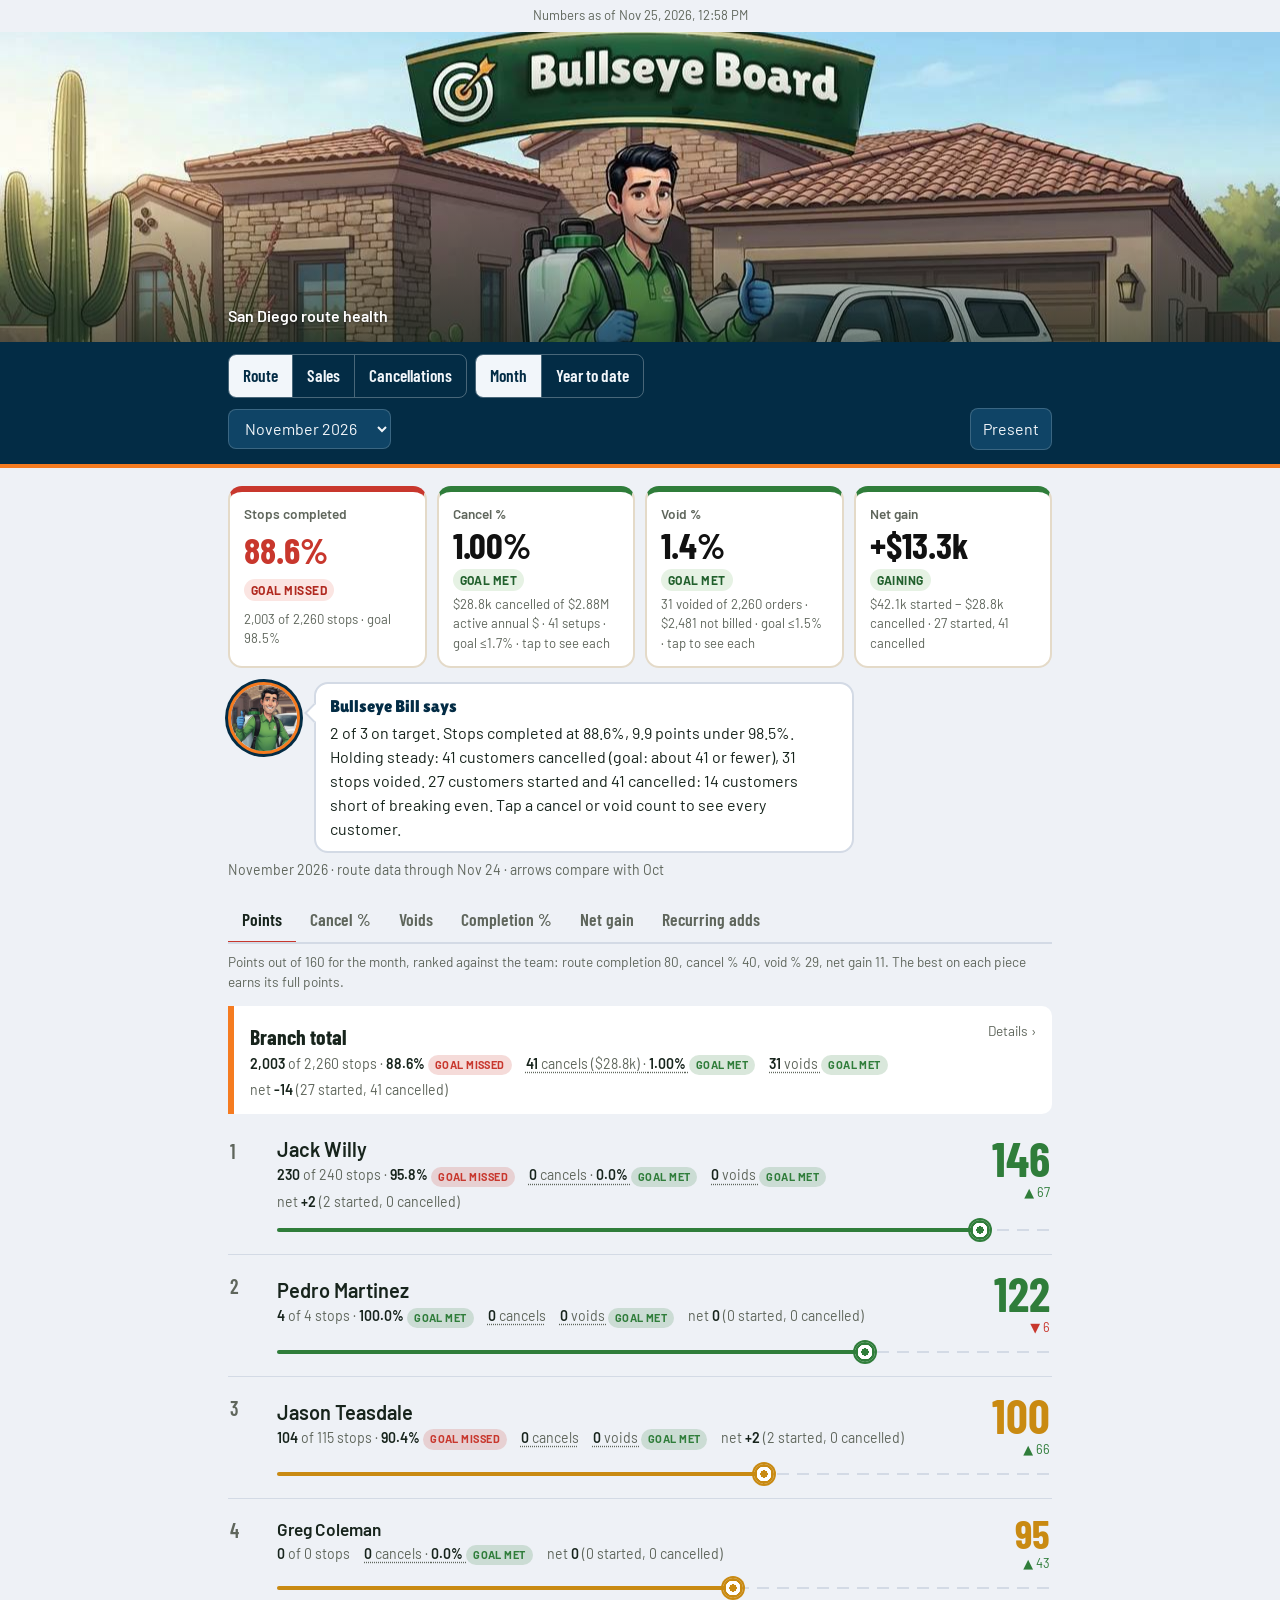
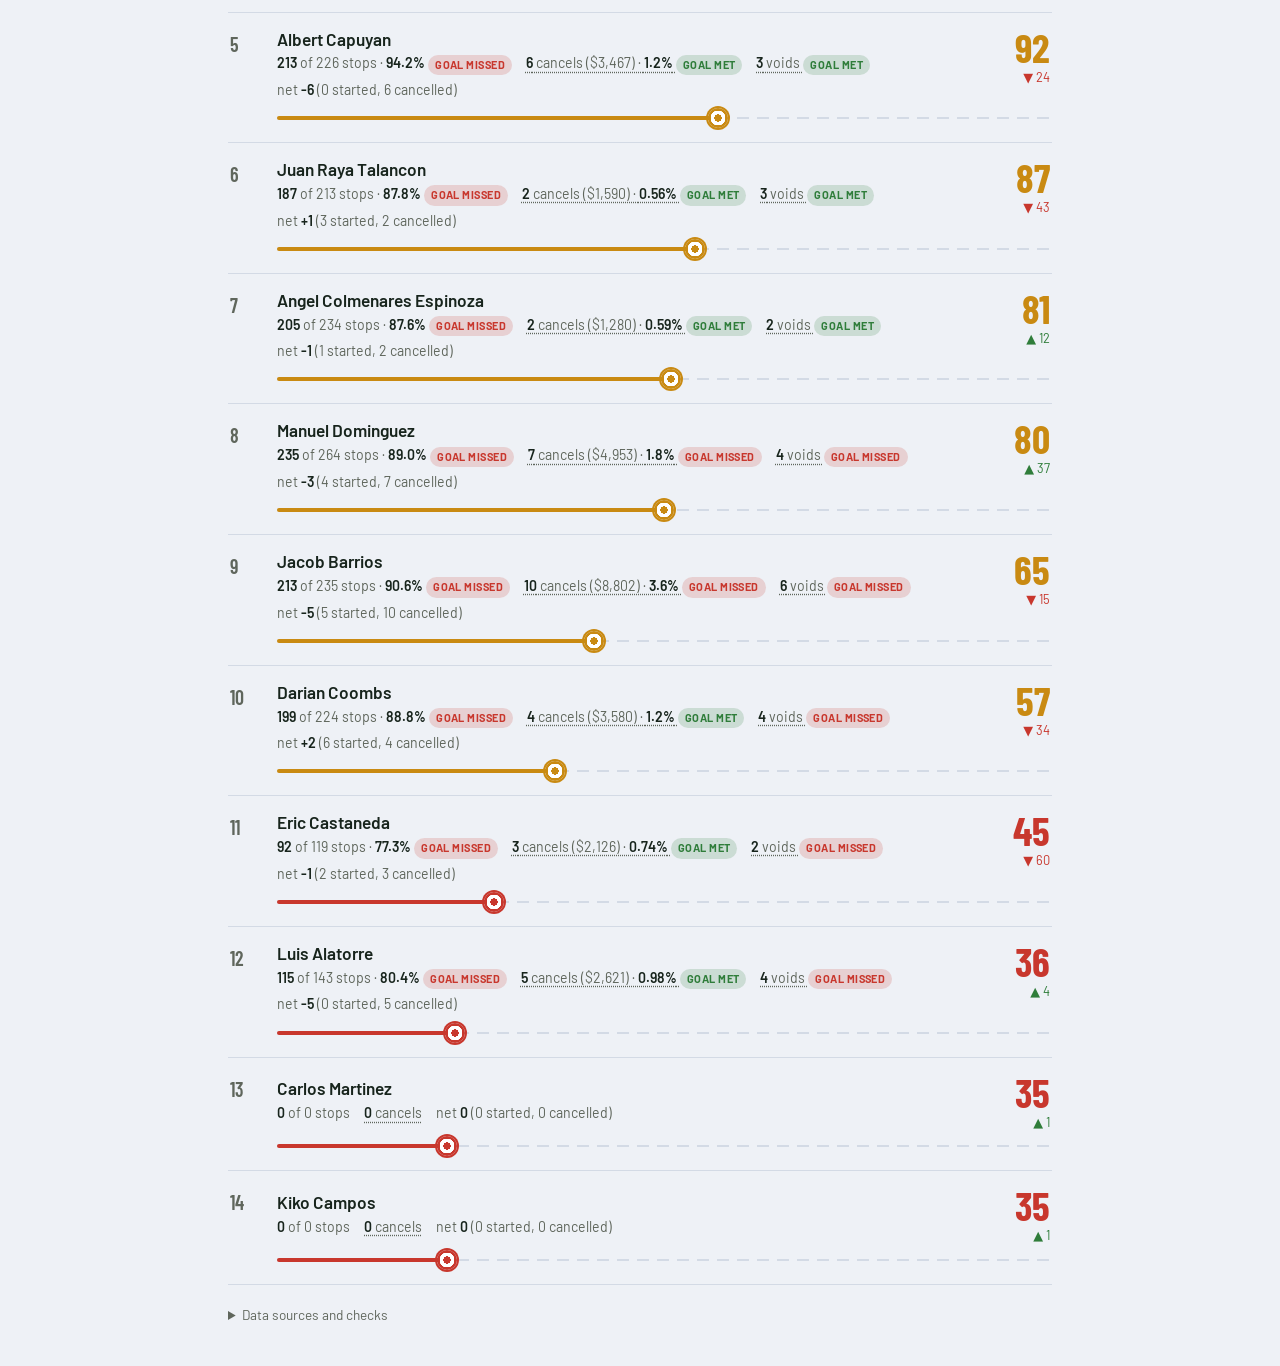
<file: sdg/index.html>
<!doctype html>
<html lang="en">
<head>
<meta charset="utf-8">
<meta name="viewport" content="width=device-width, initial-scale=1, viewport-fit=cover">
<title>Bullseye Board</title>
<meta name="description" content="Route health: cancels, voids, completion and sales by technician.">
<meta name="robots" content="noindex, nofollow">
<link rel="icon" href="data:image/svg+xml,<svg xmlns='http://www.w3.org/2000/svg' viewBox='0 0 100 100'><text y='.9em' font-size='90'>🎯</text></svg>">
<link rel="apple-touch-icon" href="../assets/bill.jpg">
<meta name="theme-color" content="#18402B">
<link rel="preconnect" href="https://fonts.googleapis.com">
<link rel="preconnect" href="https://fonts.gstatic.com" crossorigin>
<link href="https://fonts.googleapis.com/css2?family=Barlow+Condensed:wght@500;600;700&family=Barlow:wght@400;500;600&family=Lilita+One&display=swap" rel="stylesheet">
<!-- Load the latest styles and code on every visit, so updates show up without anyone clearing their browser cache -->
<script>(function(){var l=document.createElement('link');l.rel='stylesheet';l.href='../css/styles.css?v='+Date.now();document.head.appendChild(l);})();</script>
<noscript><link rel="stylesheet" href="../css/styles.css"></noscript>
</head>
<body>
<div id="banner"></div>
<header class="hero">
  <div class="hero-img" role="img" aria-label="Bullseye Bill, a pest control technician in a green shirt, giving a thumbs up under a Bullseye Board sign, in front of a desert home and a white service truck"></div>
  <div class="wrap hero-inner">
    <h1 class="sr-only">Bullseye Board</h1>
    <p class="hero-tag">San Diego route health</p>
  </div>
</header>
<div class="band">
  <div class="wrap">
    <div class="controls">
      <div class="seg" role="group" aria-label="Section" id="secSeg">
        <button type="button" data-sec="route">Route</button><button type="button" data-sec="sales">Sales</button><button type="button" data-sec="cancel">Cancellations</button>
      </div>
      <div class="seg" role="group" aria-label="Period">
        <button type="button" data-mode="month">Month</button><button type="button" data-mode="ytd">Year to date</button>
      </div>
    </div>
    <div class="controls">
      <select id="monthSel" aria-label="Month"></select>
      <span class="spacer"></span>
      <button class="btn" id="presentBtn" type="button">Present</button>
      <button class="btn primary admin" id="uploadBtn" type="button">Upload reports</button>
    </div>
    <div class="controls adminbar" hidden>
      <label class="incl">Branch <select id="branchSel" aria-label="Branch to view and edit"></select></label>
      <button class="btn" id="holBtn" type="button">Holidays</button>
      <button class="btn" id="openJson" type="button">Open board.json</button>
      <input type="file" id="jsonFile" accept=".json,application/json" hidden>
      <label class="incl"><input type="checkbox" id="inclNames"> Include customer names</label>
    </div>
    <div class="controls adminbar" hidden>
      <span class="status" id="pubStatus"></span>
      <span class="spacer"></span>
      <button class="btn" id="tokenBtn" type="button">GitHub key</button>
      <button class="btn" id="exportBtn" type="button">Download all (.zip)</button>
      <button class="btn primary" id="publishBtn" type="button">Publish all branches</button>
    </div>
  </div>
</div>
<main class="wrap"><div id="content"></div></main>

<dialog id="upDlg" aria-labelledby="upTitle">
  <div class="dhead"><h2 id="upTitle">Upload reports</h2><button class="x" type="button" data-close aria-label="Close">×</button></div>
  <div class="dbody">
    <label class="drop">
      Choose one or more exports. Each is recognized automatically:
      customer list (service setup list), cancel detail, sales details, route completion details, open orders, or the employment list.
      <input type="file" id="upFile" accept=".xlsx,.xls,.xlsm,.csv" multiple>
    </label>
    <div class="filelist" id="fileList"></div>
    <div class="actions"><button class="go" type="button" id="saveUp" disabled>Save to board</button><span class="status" id="upStatus"></span></div>
    <p class="sub">Reports are read in this browser only. Nothing is published until you download board.json and commit it.</p>
  </div>
</dialog>

<dialog id="goalDlg" aria-labelledby="goalTitle">
  <div class="dhead"><h2 id="goalTitle">Sales budgets</h2><button class="x" type="button" data-close aria-label="Close">×</button></div>
  <div class="dbody" id="goalBody"></div>
</dialog>

<dialog id="techDlg" aria-labelledby="techTitle">
  <div class="dhead"><h2 id="techTitle"></h2><button class="x" type="button" data-close aria-label="Close">×</button></div>
  <div class="dbody" id="techBody"></div>
</dialog>
<script>window.BOARD_CODE='SDG';</script>
<script>(function(){var s=document.createElement('script');s.src='../js/app.js?v='+Date.now();document.body.appendChild(s);})();</script>
</body>
</html>
</file>
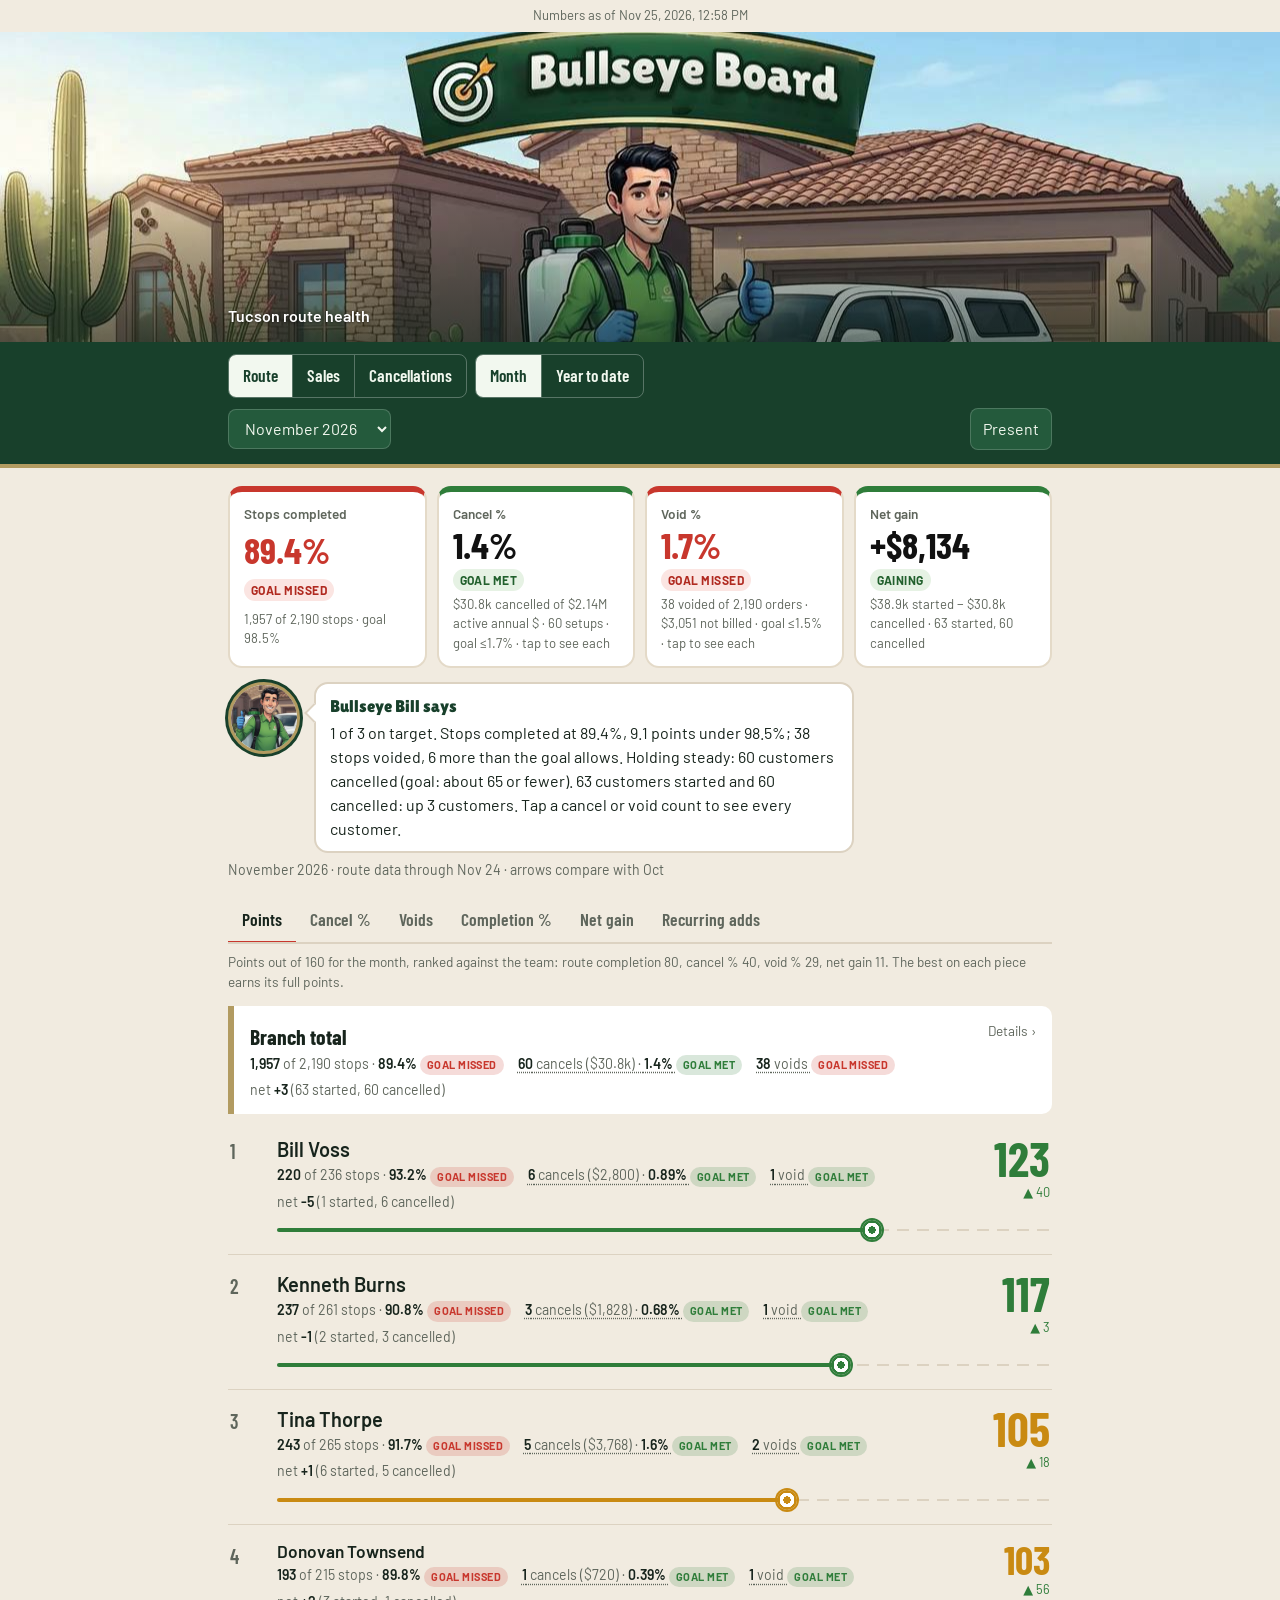
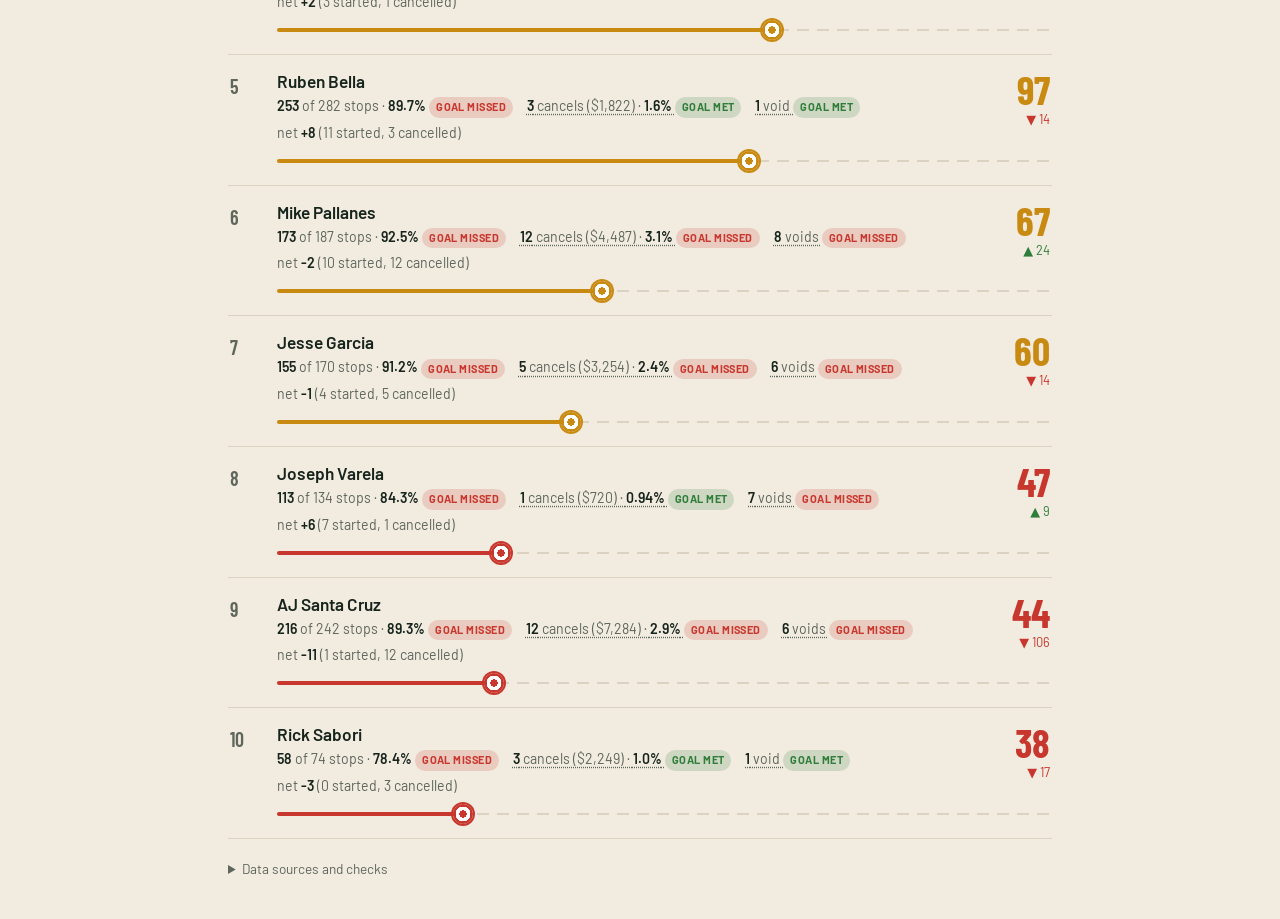
<file: tuc/index.html>
<!doctype html>
<html lang="en">
<head>
<meta charset="utf-8">
<meta name="viewport" content="width=device-width, initial-scale=1, viewport-fit=cover">
<title>Bullseye Board</title>
<meta name="description" content="Route health: cancels, voids, completion and sales by technician.">
<meta name="robots" content="noindex, nofollow">
<link rel="icon" href="data:image/svg+xml,<svg xmlns='http://www.w3.org/2000/svg' viewBox='0 0 100 100'><text y='.9em' font-size='90'>🎯</text></svg>">
<link rel="apple-touch-icon" href="../assets/bill.jpg">
<meta name="theme-color" content="#18402B">
<link rel="preconnect" href="https://fonts.googleapis.com">
<link rel="preconnect" href="https://fonts.gstatic.com" crossorigin>
<link href="https://fonts.googleapis.com/css2?family=Barlow+Condensed:wght@500;600;700&family=Barlow:wght@400;500;600&family=Lilita+One&display=swap" rel="stylesheet">
<!-- Load the latest styles and code on every visit, so updates show up without anyone clearing their browser cache -->
<script>(function(){var l=document.createElement('link');l.rel='stylesheet';l.href='../css/styles.css?v='+Date.now();document.head.appendChild(l);})();</script>
<noscript><link rel="stylesheet" href="../css/styles.css"></noscript>
</head>
<body>
<div id="banner"></div>
<header class="hero">
  <div class="hero-img" role="img" aria-label="Bullseye Bill, a pest control technician in a green shirt, giving a thumbs up under a Bullseye Board sign, in front of a desert home and a white service truck"></div>
  <div class="wrap hero-inner">
    <h1 class="sr-only">Bullseye Board</h1>
    <p class="hero-tag">Tucson route health</p>
  </div>
</header>
<div class="band">
  <div class="wrap">
    <div class="controls">
      <div class="seg" role="group" aria-label="Section" id="secSeg">
        <button type="button" data-sec="route">Route</button><button type="button" data-sec="sales">Sales</button><button type="button" data-sec="cancel">Cancellations</button>
      </div>
      <div class="seg" role="group" aria-label="Period">
        <button type="button" data-mode="month">Month</button><button type="button" data-mode="ytd">Year to date</button>
      </div>
    </div>
    <div class="controls">
      <select id="monthSel" aria-label="Month"></select>
      <span class="spacer"></span>
      <button class="btn" id="presentBtn" type="button">Present</button>
      <button class="btn primary admin" id="uploadBtn" type="button">Upload reports</button>
    </div>
    <div class="controls adminbar" hidden>
      <label class="incl">Branch <select id="branchSel" aria-label="Branch to view and edit"></select></label>
      <button class="btn" id="holBtn" type="button">Holidays</button>
      <button class="btn" id="openJson" type="button">Open board.json</button>
      <input type="file" id="jsonFile" accept=".json,application/json" hidden>
      <label class="incl"><input type="checkbox" id="inclNames"> Include customer names</label>
    </div>
    <div class="controls adminbar" hidden>
      <span class="status" id="pubStatus"></span>
      <span class="spacer"></span>
      <button class="btn" id="tokenBtn" type="button">GitHub key</button>
      <button class="btn" id="exportBtn" type="button">Download all (.zip)</button>
      <button class="btn primary" id="publishBtn" type="button">Publish all branches</button>
    </div>
  </div>
</div>
<main class="wrap"><div id="content"></div></main>

<dialog id="upDlg" aria-labelledby="upTitle">
  <div class="dhead"><h2 id="upTitle">Upload reports</h2><button class="x" type="button" data-close aria-label="Close">×</button></div>
  <div class="dbody">
    <label class="drop">
      Choose one or more exports. Each is recognized automatically:
      customer list (service setup list), cancel detail, sales details, route completion details, open orders, or the employment list.
      <input type="file" id="upFile" accept=".xlsx,.xls,.xlsm,.csv" multiple>
    </label>
    <div class="filelist" id="fileList"></div>
    <div class="actions"><button class="go" type="button" id="saveUp" disabled>Save to board</button><span class="status" id="upStatus"></span></div>
    <p class="sub">Reports are read in this browser only. Nothing is published until you download board.json and commit it.</p>
  </div>
</dialog>

<dialog id="goalDlg" aria-labelledby="goalTitle">
  <div class="dhead"><h2 id="goalTitle">Sales budgets</h2><button class="x" type="button" data-close aria-label="Close">×</button></div>
  <div class="dbody" id="goalBody"></div>
</dialog>

<dialog id="techDlg" aria-labelledby="techTitle">
  <div class="dhead"><h2 id="techTitle"></h2><button class="x" type="button" data-close aria-label="Close">×</button></div>
  <div class="dbody" id="techBody"></div>
</dialog>
<script>window.BOARD_CODE='TUC';</script>
<script>(function(){var s=document.createElement('script');s.src='../js/app.js?v='+Date.now();document.body.appendChild(s);})();</script>
</body>
</html>
</file>
<file: css/styles.css>
:root{
  --paper:#F1EBE0; --surface:#FFFFFF; --ink:#17241C; --muted:#5F665C; --line:#DCD2C1;
  --brand:#18402B; --brand-ink:#F2F8EF; --brand-soft:#245A3C; --gold:#B29B61; --shirt:#4E9A3C; --sky:#A9DCF2; --terra:#A0624A;
  --good:#2F7D3A; --mid:#C98A12; --low:#C8372D; --focus:#2F6FD6;
  --display:'Lilita One','Arial Rounded MT Bold','Trebuchet MS',sans-serif;
  --cond:'Barlow Condensed','Arial Narrow','Roboto Condensed',sans-serif;
  --body:'Barlow',system-ui,-apple-system,'Segoe UI',sans-serif;
  box-sizing:border-box;
  padding-top:env(safe-area-inset-top,0px);
  padding-bottom:env(safe-area-inset-bottom,0px);
}
@media (prefers-color-scheme:dark){
  :root:not([data-theme="light"]){
    --paper:#121B15; --surface:#1B261F; --ink:#ECF1EA; --muted:#A3AD9F; --line:#2F3B32;
    --brand:#123321; --brand-soft:#1F4A31; --good:#5CB86A; --mid:#E2A93A; --low:#EF6A5C; --focus:#7FA8F0;
  }
}
:root[data-theme="dark"]{
  --paper:#121B15; --surface:#1B261F; --ink:#ECF1EA; --muted:#A3AD9F; --line:#2F3B32;
  --brand:#123321; --brand-soft:#1F4A31; --good:#5CB86A; --mid:#E2A93A; --low:#EF6A5C; --focus:#7FA8F0;
}
*,*::before,*::after{box-sizing:border-box}
html{scroll-padding-top:env(safe-area-inset-top,0px)}
body{margin:0;background:var(--paper);color:var(--ink);font:400 16px/1.5 var(--body);-webkit-font-smoothing:antialiased}
button,select,input{font:inherit;color:inherit}
:focus-visible{outline:3px solid var(--focus);outline-offset:2px}
.wrap{max-width:860px;margin:0 auto;padding:0 18px}

/* header band */
.band{background:var(--brand);color:var(--brand-ink);padding:22px 0 20px}
.band h1{font-family:var(--cond);font-weight:700;font-size:clamp(2.4rem,9vw,3.8rem);line-height:.92;margin:0 0 14px;letter-spacing:-.005em}
.controls{display:flex;flex-wrap:wrap;gap:8px;align-items:center}
.controls select,.btn{background:var(--brand-soft);color:var(--brand-ink);border:1px solid rgba(255,255,255,.18);border-radius:8px;padding:8px 12px;min-height:40px;cursor:pointer}
.btn.primary{background:var(--brand-ink);color:var(--brand);font-weight:600;border-color:transparent}
.controls .spacer{flex:1}

/* summary sentence */
.summary{padding:22px 0 6px;font-size:1.15rem;line-height:1.55;max-width:44ch}
.fig{font-family:var(--cond);font-weight:700;font-size:1.7em;line-height:1;white-space:nowrap}
.summary .note{display:block;font-size:.85rem;color:var(--muted);margin-top:6px}

/* sort tabs */
.tabs{display:flex;gap:0;margin:16px 0 4px;border-bottom:2px solid var(--line);overflow-x:auto}
.tabs button{background:none;border:0;padding:10px 14px 8px;font-family:var(--cond);font-weight:600;font-size:1.1rem;color:var(--muted);border-bottom:3px solid transparent;margin-bottom:-2px;cursor:pointer;white-space:nowrap}
.tabs button[aria-pressed="true"]{color:var(--ink);border-color:var(--ink)}
.hint{font-size:.85rem;color:var(--muted);margin:8px 0 0}

/* lanes */
.board{list-style:none;margin:6px 0 0;padding:0}
.lane{display:grid;grid-template-columns:2.2rem 1fr auto;gap:4px 12px;align-items:center;width:100%;text-align:left;background:none;border:0;border-bottom:1px solid var(--line);padding:14px 2px 16px;cursor:pointer}
.lane:hover .name{text-decoration:underline;text-underline-offset:3px}
.rank{font-family:var(--cond);font-weight:600;font-size:1.25rem;color:var(--muted);align-self:start;padding-top:2px}
.who{min-width:0}
.name{font-weight:600;font-size:1.08rem;overflow:hidden;text-overflow:ellipsis;white-space:nowrap}
.chips{display:flex;flex-wrap:wrap;gap:4px 14px;font-size:.88rem;color:var(--muted)}
.chips b{color:var(--ink);font-weight:600}
.chips .on b{text-decoration:underline;text-decoration-thickness:2px;text-underline-offset:3px}
.score{text-align:right;align-self:start;line-height:1}
.score .num{font-family:var(--cond);font-weight:700;font-size:2.5rem;color:var(--c)}
.score .unit{font-family:var(--cond);font-size:1rem;color:var(--muted);margin-left:2px}
.delta{display:block;font-size:.8rem;margin-top:4px;color:var(--muted)}
.delta.up{color:var(--good)} .delta.down{color:var(--low)}
.road{grid-column:2 / 4;position:relative;height:16px;margin-top:6px;
  background:repeating-linear-gradient(90deg,var(--line) 0 12px,transparent 12px 20px) center/100% 2px no-repeat}
.road .fill{position:absolute;left:0;top:50%;height:4px;transform:translateY(-50%);background:var(--c);border-radius:2px}
.road .pin{position:absolute;top:50%;width:16px;height:16px;border-radius:50%;background:var(--c);border:3px solid var(--paper);transform:translate(-50%,-50%)}
.lane.top .name{font-size:1.25rem}
.lane.top .score .num{font-size:3rem}
.c-good{--c:var(--good)} .c-mid{--c:var(--mid)} .c-low{--c:var(--low)} .c-none{--c:var(--muted)}

.empty{padding:40px 0;max-width:42ch}
.empty h2{font-family:var(--cond);font-size:1.8rem;margin:0 0 6px}
.empty p{color:var(--muted);margin:0 0 16px}
.empty .btn{background:var(--brand);color:#fff;border:0}
.foot{font-size:.85rem;color:var(--muted);padding:20px 0 40px}
.foot button{background:none;border:0;color:var(--low);text-decoration:underline;cursor:pointer;padding:0;font-size:.85rem}
.banner{background:var(--mid);color:#1b1400;font-size:.88rem;padding:8px 18px;text-align:center}

/* dialogs */
dialog{border:0;border-radius:14px;padding:0;width:min(600px,calc(100% - 20px));max-height:calc(100% - 40px);background:var(--surface);color:var(--ink);box-shadow:0 20px 60px rgba(0,0,0,.35)}
dialog::backdrop{background:rgba(10,20,16,.55)}
.dhead{display:flex;align-items:center;justify-content:space-between;gap:12px;padding:16px 18px;border-bottom:1px solid var(--line);position:sticky;top:0;background:var(--surface);z-index:1}
.dhead h2{font-family:var(--cond);font-size:1.6rem;margin:0;line-height:1.1}
.x{background:none;border:0;font-size:1.6rem;line-height:1;cursor:pointer;color:var(--muted);padding:4px 8px}
.dbody{padding:16px 18px 20px}
.field{display:grid;gap:4px;margin-bottom:14px}
.field>span{font-size:.9rem;font-weight:600}
.field input[type=date],.field select,.field input[type=text]{background:var(--paper);border:1px solid var(--line);border-radius:8px;padding:8px 10px;min-height:40px;width:100%}
.drop{display:block;border:2px dashed var(--line);border-radius:10px;padding:18px;text-align:center;color:var(--muted);cursor:pointer}
.drop:hover{border-color:var(--muted)}
.drop input{display:block;margin:10px auto 0;max-width:100%}
.map{display:grid;grid-template-columns:minmax(0,1fr) minmax(0,1.3fr);gap:10px 12px;align-items:start;margin:8px 0 16px}
.map label{font-size:.92rem;padding-top:9px}
.map .ctl{display:grid;gap:6px}
.map select,.map input{background:var(--paper);border:1px solid var(--line);border-radius:8px;padding:7px 9px;min-height:38px;width:100%}
.sub{font-size:.85rem;color:var(--muted)}
h3{font-family:var(--cond);font-size:1.25rem;margin:18px 0 6px}
.tbl{overflow-x:auto;border:1px solid var(--line);border-radius:8px}
table{border-collapse:collapse;width:100%;font-size:.88rem}
th,td{padding:6px 10px;text-align:right;border-bottom:1px solid var(--line);white-space:nowrap}
th:first-child,td:first-child{text-align:left}
th{font-weight:600;background:var(--paper)}
.actions{display:flex;gap:10px;align-items:center;flex-wrap:wrap;margin-top:16px}
.go{background:var(--brand);color:#fff;border:0;border-radius:8px;padding:10px 16px;font-weight:600;cursor:pointer;min-height:42px}
.go:disabled{opacity:.45;cursor:not-allowed}
.status{font-size:.9rem}
.status.err{color:var(--low)} .status.ok{color:var(--good)}

/* detail */
.big{display:flex;align-items:baseline;gap:10px;margin-bottom:6px}
.big .num{font-family:var(--cond);font-weight:700;font-size:4rem;line-height:1;color:var(--c)}
.big .lab{color:var(--muted)}
.stats{width:100%;margin-top:8px}
.stats td:nth-child(2){font-family:var(--cond);font-weight:700;font-size:1.25rem}
.trend svg{width:100%;height:auto;display:block;color:var(--c)}
.trend .axis{stroke:var(--line)}
.trend text{fill:var(--muted);font-size:11px;font-family:var(--body)}

/* present mode */
body.present .admin{display:none!important}
body.present .wrap{max-width:1100px}
body.present .band h1{font-size:clamp(3rem,7vw,5rem)}
body.present .summary{font-size:1.5rem;max-width:none}
body.present .name{font-size:1.4rem}
body.present .score .num{font-size:3.2rem}
body.present .chips{font-size:1.05rem}
@media (prefers-reduced-motion:no-preference){
  .road .fill{transition:width .5s ease} .road .pin{transition:left .5s ease}
}
@media (max-width:480px){
  .map{grid-template-columns:1fr}
  .map label{padding-top:0}
  .lane{grid-template-columns:1.7rem 1fr auto}
  .score .num{font-size:2.1rem}
  .lane.top .score .num{font-size:2.5rem}
}
.seg{display:inline-flex;border:1px solid rgba(255,255,255,.28);border-radius:8px;overflow:hidden}
.seg button{background:transparent;color:var(--brand-ink);border:0;padding:8px 14px;min-height:40px;font-family:var(--cond);font-weight:600;font-size:1.08rem;cursor:pointer}
.seg button+button{border-left:1px solid rgba(255,255,255,.28)}
.seg button[aria-pressed="true"]{background:var(--brand-ink);color:var(--brand)}
.controls+.controls{margin-top:10px}
.branch{display:grid;grid-template-columns:1fr auto;gap:4px 12px;align-items:start;background:var(--surface);border-left:6px solid var(--muted);border-radius:0 10px 10px 0;padding:14px 16px;margin:14px 0 6px}
.branch .name{font-family:var(--cond);font-size:1.35rem;font-weight:700;white-space:normal}
.branch .score .num{color:var(--ink)}
.branch .who .sub{margin-top:4px}
.linkish{background:none;border:0;padding:0;color:inherit;text-decoration:underline;text-underline-offset:2px;cursor:pointer;font:inherit}
.statusTag{display:inline-block;font-size:.8rem;font-weight:600;padding:2px 8px;border-radius:999px;background:var(--paper);color:var(--muted);margin-left:8px;vertical-align:middle}
.ghost{background:var(--paper);border:1px solid var(--line);border-radius:8px;padding:9px 14px;cursor:pointer;min-height:42px}
.row2{display:grid;grid-template-columns:1fr 1fr;gap:12px}
@media (max-width:480px){.row2{grid-template-columns:1fr}}
.heat{overflow-x:auto;border:1px solid var(--line);border-radius:10px;background:var(--surface);margin:10px 0 4px}
.heat table{font-variant-numeric:tabular-nums}
.heat th,.heat td{padding:8px 10px}
.heat th:first-child,.heat td:first-child{position:sticky;left:0;background:var(--surface);z-index:1;max-width:44vw;overflow:hidden;text-overflow:ellipsis}
.heat td.cell{background:color-mix(in srgb,var(--low) calc(var(--a,0)*100%),transparent)}
.heat .selcol{box-shadow:inset 0 3px 0 var(--ink)}
.heat tr.grp td{color:var(--muted)}
.heat tr.tot td{font-weight:600;border-top:2px solid var(--ink);background:var(--paper)}
.heat tr.tot td:first-child{background:var(--paper)}
.heat td.ytd,.heat th.ytd{border-left:2px solid var(--line);font-weight:600}
.seg2{display:inline-flex;border:1px solid var(--line);border-radius:8px;overflow:hidden}
.seg2 button{background:var(--surface);border:0;padding:7px 12px;cursor:pointer;font-weight:500}
.seg2 button+button{border-left:1px solid var(--line)}
.seg2 button[aria-pressed="true"]{background:var(--ink);color:var(--paper)}
.toolrow{display:flex;flex-wrap:wrap;gap:10px;align-items:center;margin:18px 0 6px}
.toolrow select{background:var(--surface);border:1px solid var(--line);border-radius:8px;padding:7px 10px;min-height:38px}
.ages{display:grid;grid-template-columns:auto 1fr auto;gap:8px 12px;align-items:center;margin:10px 0}
.ages .lab{font-weight:600;white-space:nowrap}
.ages .track{background:var(--paper);border-radius:4px;height:26px;position:relative;overflow:hidden}
.ages .bar{position:absolute;inset:0 auto 0 0;background:var(--low);border-radius:4px}
.ages .bar.first{background:var(--ink)}
.ages .val{font-size:.9rem;text-align:right;white-space:nowrap}
.ages .val b{font-family:var(--cond);font-size:1.25rem}
.bigline{font-size:1.1rem;max-width:46ch;margin:6px 0 0}
.reasons{display:grid;grid-template-columns:1fr auto;gap:4px 14px;max-width:420px;font-size:.95rem}
.reasons span:nth-child(even){text-align:right;font-weight:600}
.minibars{display:flex;align-items:flex-end;gap:4px;height:70px;margin-top:6px}
.minibars div{flex:1;background:var(--low);border-radius:3px 3px 0 0;min-height:2px;position:relative}
.minilab{display:flex;gap:4px;font-size:.72rem;color:var(--muted)}
.minilab span{flex:1;text-align:center}
.srcs{display:grid;gap:4px}
.filelist{display:grid;gap:8px;margin-top:14px}
.fileitem{border:1px solid var(--line);border-radius:8px;padding:10px 12px;background:var(--paper)}
.fileitem b{display:block}
.goals{grid-column:2 / 4;display:grid;gap:6px;margin-top:8px}
.branch .goals{grid-column:auto}
.gb{display:grid;grid-template-columns:4.6rem 1fr auto;gap:10px;align-items:center;font-size:.85rem}
.gbl{color:var(--muted)}
.gbt{position:relative;height:12px;border-radius:6px;background:var(--line)}
.gbf{position:absolute;inset:0 auto 0 0;border-radius:6px;background:var(--c)}
.gbx{position:absolute;top:-4px;width:3px;height:20px;background:var(--ink);border-radius:2px;transform:translateX(-50%)}
.gbv{white-space:nowrap;color:var(--muted)} .gbv b{color:var(--ink)}
@media (max-width:480px){.gb{grid-template-columns:4rem 1fr}.gbv{grid-column:1 / 3}}
.ages .track.two{height:34px}
.ages .track.two .bar{height:16px;bottom:auto}
.ages .track.two .bar.base{top:18px;height:12px;background:transparent;border:2px solid var(--muted);box-sizing:border-box}
.key{display:inline-block;width:14px;height:10px;border-radius:2px;vertical-align:middle;margin-right:4px}
.key-c{background:var(--low)} .key-b{border:2px solid var(--muted)}
.checks summary{cursor:pointer}
.checks ul{margin:6px 0 0;padding-left:18px;max-height:220px;overflow:auto}
.kpis{display:grid;grid-template-columns:repeat(auto-fit,minmax(150px,1fr));gap:10px;margin:18px 0 4px}
.kpi{background:var(--surface);border:1px solid var(--line);border-radius:12px;padding:12px 14px;text-align:left;cursor:pointer;display:grid;gap:2px;color:var(--ink)}
.kpi:hover{border-color:var(--muted)}
.kpi .l{font-size:.85rem;color:var(--muted);font-weight:600}
.kpi .v{font-family:var(--cond);font-weight:700;font-size:2.3rem;line-height:1}
.kpi .s{font-size:.82rem;color:var(--muted)}
.periodline{font-size:.88rem;color:var(--muted);margin:6px 0 0}
button.branch{width:100%;text-align:left;border-top:0;border-right:0;border-bottom:0;font:inherit;color:inherit;cursor:pointer}
.branch .more{display:block;font-size:.85rem;color:var(--muted);margin-top:4px;text-align:right}
ul.plain{margin:6px 0;padding-left:18px;font-size:.92rem}
details.foot summary{cursor:pointer;color:var(--muted)}
.srcs{display:grid;gap:6px;margin-top:8px}
body.present .kpi .v{font-size:3rem}
.pb{display:inline-block;font-size:.68rem;font-weight:700;letter-spacing:.04em;padding:2px 7px;border-radius:999px;vertical-align:middle;white-space:nowrap}
.pb.ok{background:color-mix(in srgb,var(--good) 18%,transparent);color:var(--good)}
.pb.no{background:color-mix(in srgb,var(--low) 18%,transparent);color:var(--low)}
.kpi .pb{justify-self:start;margin:4px 0 2px;font-size:.75rem}

/* ---- Bullseye Board look, after the Bullseye Bill video ---- */
.hero{position:relative;background:var(--sky);overflow:hidden}
.hero-img{height:clamp(180px,30vw,310px);background:url(../assets/hero.jpg) center 6%/cover no-repeat}
.hero::after{content:"";position:absolute;inset:0;background:linear-gradient(180deg,transparent 45%,rgba(10,30,18,.55));pointer-events:none}
.hero-inner{position:absolute;left:0;right:0;bottom:14px;z-index:1}
.ribbon{display:inline-flex;align-items:center;gap:10px;margin:0;font-family:var(--display);font-weight:400;font-size:clamp(1.7rem,5.5vw,2.8rem);line-height:1;color:#F2F8EF;background:linear-gradient(180deg,#1E5A38,#14432A);border:3px solid var(--gold);border-radius:12px;padding:8px 18px 10px 12px;box-shadow:0 4px 0 #0c2a1a,0 10px 24px rgba(0,0,0,.35);text-shadow:0 2px 0 #0c2a1a;letter-spacing:.01em}
.ribbon .bull{width:1.15em;height:1.05em;flex:none}
.hero-tag{margin:8px 0 0;color:#fff;font-weight:600;text-shadow:0 1px 3px rgba(0,0,0,.6)}
.band{background:var(--brand);color:var(--brand-ink);padding:12px 0 14px;border-bottom:4px solid var(--gold)}
.band h1{display:none}
.tabs button[aria-pressed="true"]{border-color:var(--low);color:var(--ink)}
h3,.empty h2,.dhead h2{font-family:var(--display);font-weight:400;letter-spacing:.01em}
.kpi{background:#fff;color:#17241C;border:2px solid #E4DAC8;border-top:6px solid var(--gold);border-radius:14px}
.kpi .l{color:#5F665C}
.kpi .s{color:#5F665C}
.kpi .v{color:#111}
.kpi.off{border-top-color:var(--low)}
.kpi.off .v{color:#C8372D}
.kpi.onp{border-top-color:#2F7D3A}
.kpi .pb.ok{background:#E6F2E4;color:#22602D}
.kpi .pb.no{background:#FBE5E2;color:#B02A20}
.road .pin{width:20px;height:20px;border:0;background:radial-gradient(circle,var(--c) 0 26%,#fff 27% 52%,var(--c) 53% 74%,#fff 75%);box-shadow:0 0 0 2px var(--c)}
.branch{border-left-color:var(--gold)}
.clk{cursor:pointer;text-decoration:underline dotted;text-underline-offset:3px}
.clk:hover{color:var(--ink)}
.tally{display:flex;flex-wrap:wrap;gap:6px 10px;margin:8px 0 12px}
.tally span{background:var(--paper);border:1px solid var(--line);border-radius:999px;padding:3px 10px;font-size:.88rem}
.bill{display:flex;gap:14px;align-items:flex-start;margin:14px 0 6px}
.bill img{width:72px;height:72px;border-radius:50%;object-fit:cover;border:3px solid var(--gold);box-shadow:0 0 0 3px var(--brand);flex:none;background:var(--sky)}
.bubble{position:relative;background:var(--surface);border:2px solid var(--line);border-radius:14px;padding:10px 14px;flex:1;max-width:60ch}
.bubble::before{content:"";position:absolute;left:-9px;top:22px;width:14px;height:14px;background:var(--surface);border-left:2px solid var(--line);border-bottom:2px solid var(--line);transform:rotate(45deg)}
.bubble b{font-family:var(--display);font-weight:400;font-size:1.05rem;display:block;margin-bottom:2px;color:var(--brand)}
.bubble p{margin:0}
@media (prefers-color-scheme:dark){ :root:not([data-theme="light"]) .bubble b{color:var(--gold)} }
:root[data-theme="dark"] .bubble b{color:var(--gold)}
.empty .bill{margin-top:0}
body.present .hero-img{height:200px}
@media (max-width:600px){
  .hero-img{height:220px;background-position:58% 4%}
  .hero::after{display:none}
  .hero-inner{position:static;background:var(--brand);padding-top:12px;padding-bottom:2px}
  .ribbon{font-size:1.8rem}
  .hero-tag{text-shadow:none;color:var(--brand-ink);opacity:.85}
}
.list th,.list td{text-align:left;white-space:normal;vertical-align:top}
.list td:first-child{white-space:nowrap;font-variant-numeric:tabular-nums}
.list{font-size:.86rem}
.list td:last-child,.list th:last-child{white-space:nowrap}
.list .linkish{text-align:left}
#techDlg{width:min(820px,calc(100% - 20px))}
.sr-only{position:absolute;width:1px;height:1px;overflow:hidden;clip:rect(0 0 0 0);white-space:nowrap}

/* ---- GitHub version: update mode and data stamp ---- */
.adminbar{margin-top:10px;padding-top:10px;border-top:1px dashed rgba(255,255,255,.25)}
.incl{display:inline-flex;align-items:center;gap:6px;font-size:.9rem;color:var(--brand-ink)}
.asof{font-size:.82rem;color:var(--muted);text-align:center;padding:6px 18px;background:var(--paper)}
.banner code{background:rgba(0,0,0,.08);padding:1px 4px;border-radius:4px}

[hidden]{display:none!important}

/* ---- health score breakdown in tech drill-downs ---- */
.scorebar{display:grid;gap:6px;margin:6px 0 14px}
.sp{display:grid;grid-template-columns:9.5rem 1fr 4.2rem;gap:10px;align-items:center;font-size:.86rem}
.spl{color:var(--muted)}
.spt{height:10px;border-radius:5px;background:var(--line);position:relative;overflow:hidden}
.spf{position:absolute;inset:0 auto 0 0;background:var(--good);border-radius:5px}
.spv{text-align:right;font-variant-numeric:tabular-nums}

/* ---- DSW district board ---- */
.dgrid{display:grid;gap:16px;margin:18px 0}
.dcard{background:var(--surface);border:1px solid var(--line);border-left:6px solid var(--gold);border-radius:12px;padding:14px 16px}
.dcard header{display:flex;align-items:baseline;justify-content:space-between;gap:10px;margin-bottom:10px}
.dcard h2{font-family:var(--display);font-weight:400;font-size:1.45rem;margin:0}
.dcard .more{font-size:.9rem;color:var(--muted);text-decoration:none}
.dcard .more:hover{text-decoration:underline}
.mtiles{display:grid;grid-template-columns:repeat(auto-fit,minmax(150px,1fr));gap:8px}
.mt{display:grid;gap:2px;align-content:start;background:#fff;color:#17241C;border:1px solid #E4DAC8;border-top:4px solid var(--gold);border-radius:10px;padding:8px 10px}
.mt .l{font-size:.78rem;font-weight:600;color:#5F665C}
.mt .v{font-family:var(--cond);font-weight:700;font-size:1.6rem;line-height:1.05;color:#111}
.mt .s{font-size:.74rem;color:#5F665C}
.mt .pb{justify-self:start;font-size:.66rem;margin:2px 0}
.mt.off{border-top-color:var(--low)} .mt.off .v{color:#C8372D}
.mt.onp{border-top-color:#2F7D3A}
.mt .pb.ok{background:#E6F2E4;color:#22602D} .mt .pb.no{background:#FBE5E2;color:#B02A20}
/* six tiles: 3 × 2 on desktop, 2 × 3 on phones */
body.district .kpis,.mtiles{grid-template-columns:repeat(3,minmax(0,1fr))}
@media (max-width:640px){ body.district .kpis,.mtiles{grid-template-columns:repeat(2,minmax(0,1fr))} }
h3.dh{margin:18px 0 0;font-size:1.15rem;color:var(--muted)}

/* ---- backlog: sold but not completed yet ("maybe") ---- */
.pb.maybe{background:transparent;border:1.5px dashed #B07A12;color:#8A5A00}
.kpi.maybe{border-style:dashed;border-width:2px;border-top:6px dashed #C98A12}
.kpi.maybe .v{color:#6B4A00}
.pend{color:#8A5A00;font-style:italic;white-space:nowrap}
.gbp{position:absolute;top:-1px;bottom:-1px;border:2px dashed var(--c);border-left:none;border-radius:0 6px 6px 0;background:repeating-linear-gradient(135deg,transparent 0 4px,color-mix(in srgb,var(--c) 30%,transparent) 4px 7px)}
.c-none .gbp{--c:var(--muted)}
.kpi{min-width:0;overflow-wrap:anywhere}
.kpi .s{overflow-wrap:anywhere}
@media (max-width:640px){ .gbv{white-space:normal} .gbv .pend{display:inline-block} }
.kbar{position:relative;display:block;height:8px;border-radius:4px;background:#E9E2D4;margin:4px 0 2px;overflow:hidden}
.kbf{position:absolute;inset:0 auto 0 0;background:#2F7D3A;border-radius:4px}
.kbp{position:absolute;top:0;bottom:0;border:1.5px dashed #2F7D3A;border-left:none;border-radius:0 4px 4px 0;background:repeating-linear-gradient(135deg,transparent 0 3px,rgba(47,125,58,.28) 3px 6px)}
.kpi.off .kbf{background:#C8372D} .kpi.off .kbp{border-color:#C8372D;background:repeating-linear-gradient(135deg,transparent 0 3px,rgba(200,55,45,.25) 3px 6px)}
.mt.off .kbf{background:#C8372D} .mt.off .kbp{border-color:#C8372D;background:repeating-linear-gradient(135deg,transparent 0 3px,rgba(200,55,45,.25) 3px 6px)}

/* ---- growth tile: three bars, centered at 0% ---- */
.kpi.growth,.mt.growth{grid-column:1 / -1;cursor:default;display:grid;gap:6px}
.gr{display:grid;grid-template-columns:8.5rem 1fr 13rem;gap:10px;align-items:center;font-size:.86rem}
.mt.growth .gr{grid-template-columns:7rem 1fr 4.5rem;font-size:.78rem}
.grl{color:#5F665C;font-weight:600}
.grt{position:relative;height:14px;border-radius:7px;background:#EEE7DA}
.grt.na{background:repeating-linear-gradient(90deg,#EEE7DA 0 6px,transparent 6px 10px)}
.grc{position:absolute;left:50%;top:-3px;bottom:-3px;width:2px;background:#17241C;opacity:.55}
.grf{position:absolute;top:0;bottom:0;border-radius:7px}
.grf.up{background:#2F7D3A} .grf.down{background:#C8372D}
.grv{color:#5F665C;white-space:nowrap} .grv b{color:#111} .grv.down b{color:#C8372D} .grv.up b{color:#22602D}
.grv.na{font-style:italic;white-space:normal}
@media (max-width:640px){ .gr{grid-template-columns:6.5rem 1fr} .grv{grid-column:1 / -1} }
.grn{font-size:.76rem;color:#5F665C;font-weight:400}
.kpi.growth .gr{grid-template-columns:8.5rem 1fr minmax(13rem,auto)}
.kpi.growth .grv{white-space:normal}
.kpi .pend,.mt .pend{white-space:normal}
.gr>*{min-width:0}
@media (max-width:640px){ .mt.growth .gr,.kpi.growth .gr{grid-template-columns:6rem minmax(0,1fr)} .mt.growth .grv,.kpi.growth .grv{grid-column:1 / -1} }
.kbr{position:absolute;top:0;bottom:0;background:rgba(47,125,58,.28);border-radius:0 4px 4px 0}
.kpi.off .kbr,.mt.off .kbr{background:rgba(200,55,45,.25)}
.gaxis{margin-top:-4px}
.gax{display:flex;justify-content:space-between;font-size:.7rem;color:#5F665C}
.chk{color:#5F665C;font-style:italic;white-space:normal}
</file>
